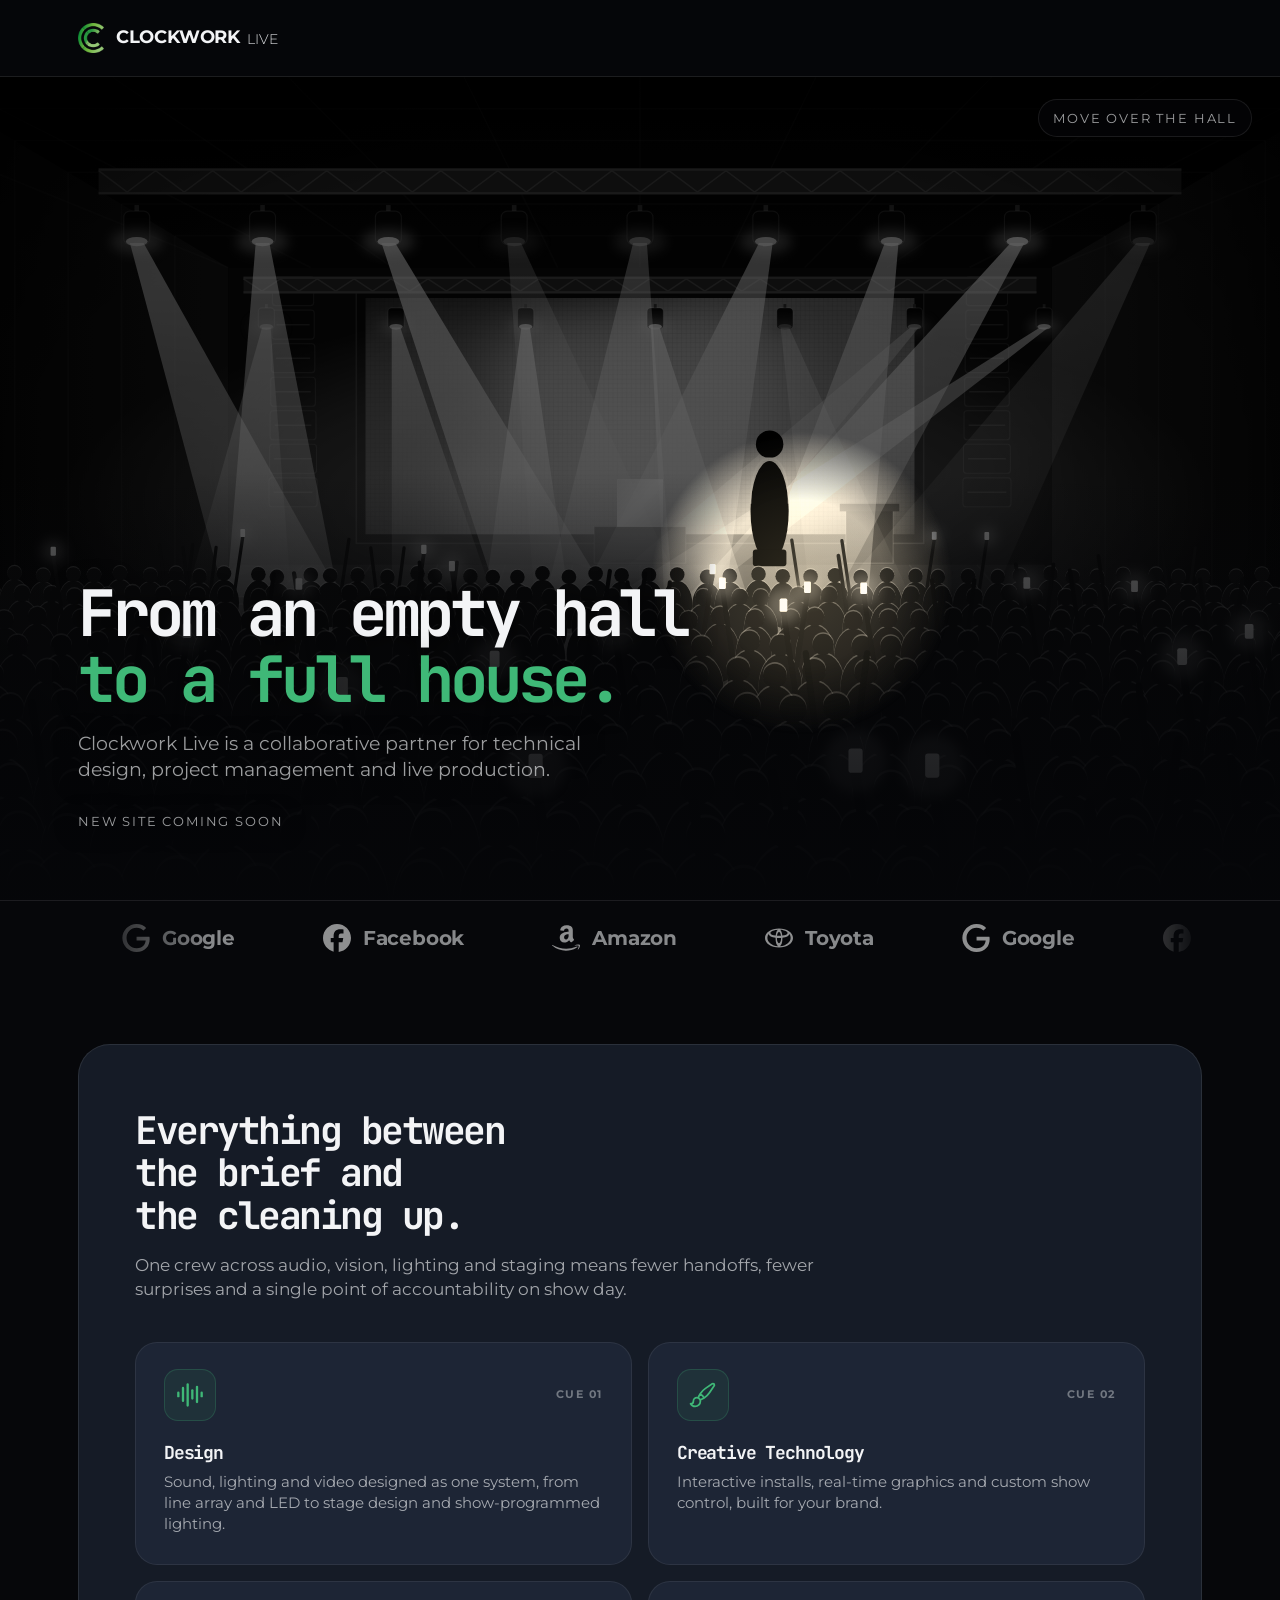
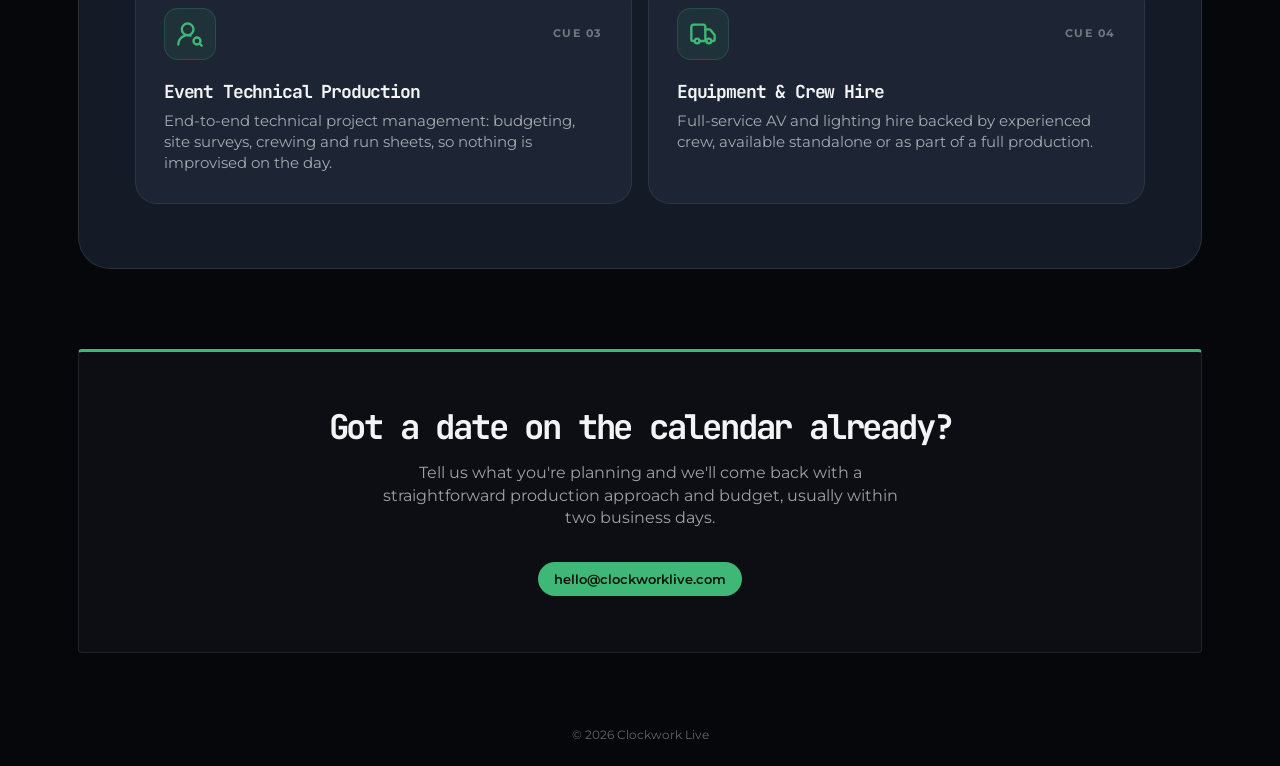
<file: index.html>
<!doctype html>
<html lang="en">
<head>
<meta charset="utf-8" />
<meta name="viewport" content="width=device-width, initial-scale=1" />
<title>Clockwork Live | Coming soon</title>
<meta name="description" content="Clockwork Live is a collaborative partner for technical design, project management and live production. Our new site is on the way." />
<link rel="preconnect" href="https://fonts.googleapis.com">
<link rel="preconnect" href="https://fonts.gstatic.com" crossorigin>
<link href="https://fonts.googleapis.com/css2?family=Montserrat:wght@300;400;500;600;700;800&family=JetBrains+Mono:wght@600;700;800&display=swap" rel="stylesheet">
<link rel="icon" type="image/png" href="assets/favicon.png">
<link rel="stylesheet" href="css/style.css">
<link rel="stylesheet" href="css/intro.css">
<script>(function(){try{var d=document.documentElement,r=matchMedia('(prefers-reduced-motion: reduce)').matches;if(r)return;var n=performance.getEntriesByType('navigation')[0],t=n&&n.type,i=false;try{i=!!document.referrer&&new URL(document.referrer).host===location.host}catch(e){}if(t==='reload'||!i||/[?&]intro/.test(location.search))d.classList.add('intro-on')}catch(e){}})()</script>
<style>
  .reveal {
    --x: 50%; --y: 50%; --r: 0px;
    position: relative;
    height: calc(100vh - 76px);
    height: calc(100dvh - 76px);
    min-height: 560px;
    padding: 0;
    overflow: hidden;
    background: #05060a;
    border-bottom: 1px solid var(--line);
    touch-action: pan-y;
  }
  .reveal .layer {
    position: absolute; inset: 0;
    width: 100%; height: 100%;
    object-fit: cover;
    object-position: 50% 62%;
    display: block;
    user-select: none; -webkit-user-drag: none;
    pointer-events: none;
  }
  .reveal .layer.base { filter: grayscale(1) contrast(1.05) brightness(0.4); }
  .reveal .layer.top {
    filter: grayscale(1) sepia(0.35) brightness(1.15);
    -webkit-mask-image: radial-gradient(circle var(--r) at var(--x) var(--y), #000 55%, transparent 100%);
    mask-image: radial-gradient(circle var(--r) at var(--x) var(--y), #000 55%, transparent 100%);
  }
  .reveal .ring {
    position: absolute; left: 0; top: 0;
    width: calc(var(--r) * 2); height: calc(var(--r) * 2);
    transform: translate(calc(var(--x) - var(--r)), calc(var(--y) - var(--r)));
    border-radius: 50%;
    background: radial-gradient(circle, rgba(255,226,160,0.16), rgba(255,226,160,0) 70%);
    pointer-events: none;
    opacity: 0;
  }
  .reveal.on .ring { opacity: 1; }
  .reveal .scrim {
    position: absolute; inset: 0;
    background: linear-gradient(0deg, rgba(6,7,10,0.88) 0%, rgba(6,7,10,0.55) 28%, rgba(6,7,10,0) 52%);
    pointer-events: none;
  }
  .reveal .copy {
    position: absolute; left: 0; right: 0; bottom: 0;
    padding-bottom: 56px;
    pointer-events: none;
  }
  .reveal .copy { text-shadow: 0 2px 28px rgba(0,0,0,0.7); }
  .reveal .copy h1 { font-size: clamp(34px, 5vw, 66px); line-height: 1.04; max-width: 820px; margin-bottom: 18px; }
  @media (max-width: 700px) { .reveal .copy h1 { font-size: min(32px, 7.6vw); } }
  .reveal .copy .lead { font-size: clamp(16px, 1.5vw, 19px); color: var(--text-dim); max-width: 540px; margin: 0 0 28px; }
  .reveal .copy .hero-actions { pointer-events: auto; }
  .reveal .hint {
    position: absolute; top: 22px; right: 28px;
    font-size: 13px; letter-spacing: 0.14em; text-transform: uppercase;
    color: var(--text-dim);
    padding: 9px 14px; border: 1px solid var(--line); border-radius: 999px;
    background: rgba(6,7,10,0.55); backdrop-filter: blur(6px);
    pointer-events: none;
    transition: opacity .4s ease;
  }
  .reveal.touched .hint { opacity: 0; }
  .sr-only { position: absolute; width: 1px; height: 1px; overflow: hidden; clip: rect(0 0 0 0); white-space: nowrap; }
  @media (max-width: 700px) { .reveal .hint { top: 14px; right: 14px; font-size: 11px; } .reveal .copy { padding-bottom: 68px; } }

  .holding-note { font-size: 13px; letter-spacing: 0.14em; text-transform: uppercase; color: var(--text-dim); margin: 0 0 14px; }
  .holding-foot { padding: 18px 0 22px; text-align: center; font-size: 12px; color: var(--text-faint); }
  .site-nav .brand { cursor: default; }
</style>
</head>
<body>

  <nav class="site-nav">
    <div class="wrap">
      <span class="brand">
        <img class="brand-mark" src="assets/logo-mark.png" alt="" width="26" height="30" />
        CLOCKWORK<span class="live">LIVE</span>
      </span>
    </div>
  </nav>

  <section class="reveal" id="reveal" aria-label="Empty hall that fills with a crowd where you point">
    <img class="layer base" src="assets/hall-full.svg" alt="" />
    <div class="scrim"></div>
    <img class="layer top" src="assets/hall-full.svg" alt="" />
    <div class="ring" id="ring"></div>
    <div class="hint">Move over the hall</div>
    <div class="intro-dark" aria-hidden="true"></div>
    <div class="intro-count" aria-hidden="true"><b class="time"></b></div>
    <div class="intro-mark" aria-hidden="true"><img src="assets/intro-mark.png" alt="" width="311" height="364" /></div>
    <div class="intro-beams" aria-hidden="true"><i class="flare"></i><i class="beam b1"></i><i class="beam b2"></i></div>
    <div class="copy">
      <div class="wrap">
        <h1>From an empty hall <span class="accent">to a full house.</span></h1>
        <p class="lead">Clockwork Live is a collaborative partner for technical design, project management and live production.</p>
        <p class="holding-note">New site coming soon</p>
      </div>
    </div>
    <p class="sr-only">Decorative image pair. The empty hall is the default view. Pointing at it reveals the same hall full of people.</p>
  </section>

  <section class="logos-band" aria-label="Brands our crew has worked with">
    <div class="wrap">
      <p class="logos-label">Experience on productions for</p>
      <div class="logos-marquee"><ul class="logos-track"><li><img src="assets/logos/google.svg" alt="" width="28" height="28" /><span>Google</span></li><li><img src="assets/logos/facebook.svg" alt="" width="28" height="28" /><span>Facebook</span></li><li><img src="assets/logos/amazon.svg" alt="" width="28" height="28" /><span>Amazon</span></li><li><img src="assets/logos/toyota.svg" alt="" width="28" height="28" /><span>Toyota</span></li><li><img src="assets/logos/google.svg" alt="" width="28" height="28" /><span>Google</span></li><li><img src="assets/logos/facebook.svg" alt="" width="28" height="28" /><span>Facebook</span></li><li><img src="assets/logos/amazon.svg" alt="" width="28" height="28" /><span>Amazon</span></li><li><img src="assets/logos/toyota.svg" alt="" width="28" height="28" /><span>Toyota</span></li><li><img src="assets/logos/google.svg" alt="" width="28" height="28" /><span>Google</span></li><li><img src="assets/logos/facebook.svg" alt="" width="28" height="28" /><span>Facebook</span></li><li><img src="assets/logos/amazon.svg" alt="" width="28" height="28" /><span>Amazon</span></li><li><img src="assets/logos/toyota.svg" alt="" width="28" height="28" /><span>Toyota</span></li><li><img src="assets/logos/google.svg" alt="" width="28" height="28" /><span>Google</span></li><li><img src="assets/logos/facebook.svg" alt="" width="28" height="28" /><span>Facebook</span></li><li><img src="assets/logos/amazon.svg" alt="" width="28" height="28" /><span>Amazon</span></li><li><img src="assets/logos/toyota.svg" alt="" width="28" height="28" /><span>Toyota</span></li></ul></div>
    </div>
  </section>

  <section class="panel-section">
    <div class="wrap">
      <div class="panel">
        <div class="section-head">
          <h2>Everything between<br>the brief and<br>the cleaning up.</h2>
          <p>One crew across audio, vision, lighting and staging means fewer handoffs, fewer surprises and a single point of accountability on show day.</p>
        </div>
        <div class="cue-grid">
        <div class="cue-card">
          <div class="cue-top"><span class="cue-icon"><svg class="ic ic-audio" viewBox="0 0 24 24" fill="none" stroke="currentColor" stroke-width="2" stroke-linecap="round" stroke-linejoin="round" aria-hidden="true"><path d="M2 10v3"/><path d="M6 6v11"/><path d="M10 3v18"/><path d="M14 8v7"/><path d="M18 5v13"/><path d="M22 10v3"/></svg></span><span class="cue-tag">Cue 01</span></div>
          <h3>Design</h3>
          <p>Sound, lighting and video designed as one system, from line array and LED to stage design and show-programmed lighting.</p>
        </div>
        <div class="cue-card">
          <div class="cue-top"><span class="cue-icon"><svg class="ic ic-brush" viewBox="0 0 24 24" fill="none" stroke="currentColor" stroke-width="1.5" stroke-linecap="round" stroke-linejoin="round" aria-hidden="true"><g class="brush-g"><path d="M9.53086 16.1224C9.08517 15.0243 8.00801 14.25 6.75 14.25C5.09315 14.25 3.75 15.5931 3.75 17.25C3.75 18.4926 2.74262 19.5 1.49998 19.5C1.44928 19.5 1.39898 19.4983 1.34912 19.495C2.12648 20.8428 3.58229 21.75 5.24998 21.75C7.72821 21.75 9.73854 19.7467 9.74993 17.2711C9.74998 17.2641 9.75 17.2571 9.75 17.25C9.75 16.8512 9.67217 16.4705 9.53086 16.1224ZM9.53086 16.1224C10.7252 15.7153 11.8612 15.1705 12.9175 14.5028M7.875 14.4769C8.2823 13.2797 8.8281 12.1411 9.49724 11.0825M12.9175 14.5028C14.798 13.3141 16.4259 11.7362 17.6806 9.85406L21.5566 4.04006C21.6827 3.85093 21.75 3.6287 21.75 3.40139C21.75 2.76549 21.2345 2.25 20.5986 2.25C20.3713 2.25 20.1491 2.31729 19.9599 2.44338L14.1459 6.31937C12.2638 7.57413 10.6859 9.20204 9.49724 11.0825M12.9175 14.5028C12.2396 12.9833 11.0167 11.7604 9.49724 11.0825"/></g></svg></span><span class="cue-tag">Cue 02</span></div>
          <h3>Creative Technology</h3>
          <p>Interactive installs, real-time graphics and custom show control, built for your brand.</p>
        </div>
        <div class="cue-card">
          <div class="cue-top"><span class="cue-icon"><svg class="ic ic-search" viewBox="0 0 24 24" fill="none" stroke="currentColor" stroke-width="2" stroke-linecap="round" stroke-linejoin="round" aria-hidden="true"><circle class="s-head" cx="10" cy="8" r="5"/><path class="s-body" d="M2 21a8 8 0 0 1 10.434-7.62"/><g class="s-glass"><circle cx="18" cy="18" r="3"/><path d="m22 22-1.9-1.9"/></g></svg></span><span class="cue-tag">Cue 03</span></div>
          <h3>Event Technical Production</h3>
          <p>End-to-end technical project management: budgeting, site surveys, crewing and run sheets, so nothing is improvised on the day.</p>
        </div>
        <div class="cue-card">
          <div class="cue-top"><span class="cue-icon"><svg class="ic ic-truck" viewBox="0 0 24 24" fill="none" stroke="currentColor" stroke-width="2" stroke-linecap="round" stroke-linejoin="round" aria-hidden="true"><path class="t-body" pathLength="1" d="M14 18V6a2 2 0 0 0-2-2H4a2 2 0 0 0-2 2v11a1 1 0 0 0 1 1h2"/><path class="t-body" pathLength="1" d="M19 18h2a1 1 0 0 0 1-1v-3.65a1 1 0 0 0-.22-.624l-3.48-4.35A1 1 0 0 0 17.52 8H14"/><path class="t-body" pathLength="1" d="M15 18H9"/><circle class="t-wheel" cx="7" cy="18" r="2"/><circle class="t-wheel" cx="17" cy="18" r="2"/></svg></span><span class="cue-tag">Cue 04</span></div>
          <h3>Equipment &amp; Crew Hire</h3>
          <p>Full-service AV and lighting hire backed by experienced crew, available standalone or as part of a full production.</p>
        </div>
        </div>
      </div>
    </div>
  </section>

  <section class="tight">
    <div class="wrap">
      <div class="cta-band">
        <h2>Got a date on the calendar already?</h2>
        <p>Tell us what you're planning and we'll come back with a straightforward production approach and budget, usually within two business days.</p>
        <div class="hero-actions">
          <a href="mailto:hello@clockworklive.com" class="btn btn-primary">hello@clockworklive.com</a>
        </div>
      </div>
    </div>
  </section>

  <div class="holding-foot">&copy; 2026 Clockwork Live</div>

  <script src="js/home.js"></script>
  <script src="js/intro.js"></script>
  <script>
  (function () {
    var root = document.getElementById('reveal');
    var reduce = window.matchMedia && matchMedia('(prefers-reduced-motion: reduce)').matches;
    var coarse = window.matchMedia && matchMedia('(hover: none)').matches;
    var x = 0, y = 0, tx = 0, ty = 0, r = 0, tr = 0;
    var demo = false, demoStart = 0, started = false;
    var floating = false, vx = 0, vy = 0, resumeTimer = null, last = 0;
    var SPEED = 26; /* px per second: slow enough to stay calm */

    if (coarse) { var hint = root.querySelector('.hint'); if (hint) hint.textContent = 'Touch the hall'; }

    function box() { return root.getBoundingClientRect(); }
    /* On touch screens the circle stays smaller and above the headline copy */
    function freeHeight() {
      var b = box(), c = root.querySelector('.copy .wrap');
      var top = c ? c.getBoundingClientRect().top - b.top : b.height;
      return Math.max(120, top - 24);
    }
    function rMax() {
      var b = box();
      if (coarse) return Math.max(50, Math.min(105, b.width * 0.27, freeHeight() / 2 - 8));
      return Math.min(225, Math.min(b.width, b.height) * 0.378);
    }
    function point(e) {
      var b = box();
      tx = e.clientX - b.left; ty = e.clientY - b.top;
      if (!started) { x = tx; y = ty; started = true; }
      demo = false; floating = false;
      clearTimeout(resumeTimer);
      tr = rMax();
      root.classList.add('on', 'touched');
    }
    function release() {
      if (coarse && !reduce) {
        clearTimeout(resumeTimer);
        resumeTimer = setTimeout(startFloat, 1400);
      } else if (!coarse) {
        tr = 0;
      }
    }
    function startFloat() {
      var b = box();
      if (!started) { x = tx = b.width * 0.5; y = ty = freeHeight() / 2; started = true; }
      var a = Math.PI / 4 + Math.floor(Math.random() * 4) * Math.PI / 2 + (Math.random() - 0.5) * 0.5; /* diagonal start so it always travels */
      vx = Math.cos(a) * SPEED; vy = Math.sin(a) * SPEED;
      tx = x; ty = y;
      floating = true; last = 0; tr = rMax();
      root.classList.add('on');
    }
    root.addEventListener('pointerenter', function (e) { if (!coarse) point(e); });
    root.addEventListener('pointermove', point);
    root.addEventListener('pointerdown', point);
    root.addEventListener('pointerup', release);
    root.addEventListener('pointerleave', release);
    root.addEventListener('pointercancel', release);

    setTimeout(function () {
      if (started) return;
      if (coarse) {
        if (reduce) {
          var b = box();
          x = tx = b.width * 0.5; y = ty = freeHeight() / 2; started = true;
          tr = rMax(); root.classList.add('on');
        } else { startFloat(); }
        return;
      }
      if (reduce) return;
      var b2 = box();
      x = tx = b2.width * 0.5; y = ty = b2.height * 0.55; started = true;
      demo = true; demoStart = performance.now(); tr = rMax();
      root.classList.add('on');
    }, 700);

    function frame(t) {
      var b = box();
      if (floating) {
        var dt = last ? Math.min(0.25, (t - last) / 1000) : 0;
        last = t;
        var rr = rMax(), pad = rr * 0.45;
        var minX = pad, maxX = b.width - pad, minY = pad, maxY = b.height - pad;
        if (coarse) { pad = rr + 6; minX = pad; maxX = b.width - pad; minY = pad + 36; maxY = Math.max(minY, freeHeight() - rr - 4); }
        var tvx = vx, tvy = vy;
        /* turn around gently at the edges instead of snapping */
        var turn = SPEED * 0.7;
        if (tx < minX) tvx = turn;
        if (tx > maxX) tvx = -turn;
        if (ty < minY) tvy = turn;
        if (ty > maxY) tvy = -turn;
        var k = Math.min(1, dt * 1.2);
        vx += (tvx - vx) * k; vy += (tvy - vy) * k;
        tx += vx * dt; ty += vy * dt + Math.sin(t / 2200) * 6 * dt;
        tr = rr;
      } else if (demo) {
        var kk = (t - demoStart) / 1000;
        tx = b.width * (0.5 + 0.2 * Math.sin(kk * 0.7));
        ty = b.height * (0.55 + 0.12 * Math.sin(kk * 1.1));
      }
      var e = reduce ? 1 : (floating ? 0.08 : 0.16);
      x += (tx - x) * e; y += (ty - y) * e; r += (tr - r) * (reduce ? 1 : 0.13);
      if (Math.abs(r) < 0.3 && tr === 0) { r = 0; root.classList.remove('on'); }
      root.style.setProperty('--x', x.toFixed(1) + 'px');
      root.style.setProperty('--y', y.toFixed(1) + 'px');
      root.style.setProperty('--r', r.toFixed(1) + 'px');
      requestAnimationFrame(frame);
    }
    requestAnimationFrame(frame);
  })();
  </script>
</body>
</html>
</file>
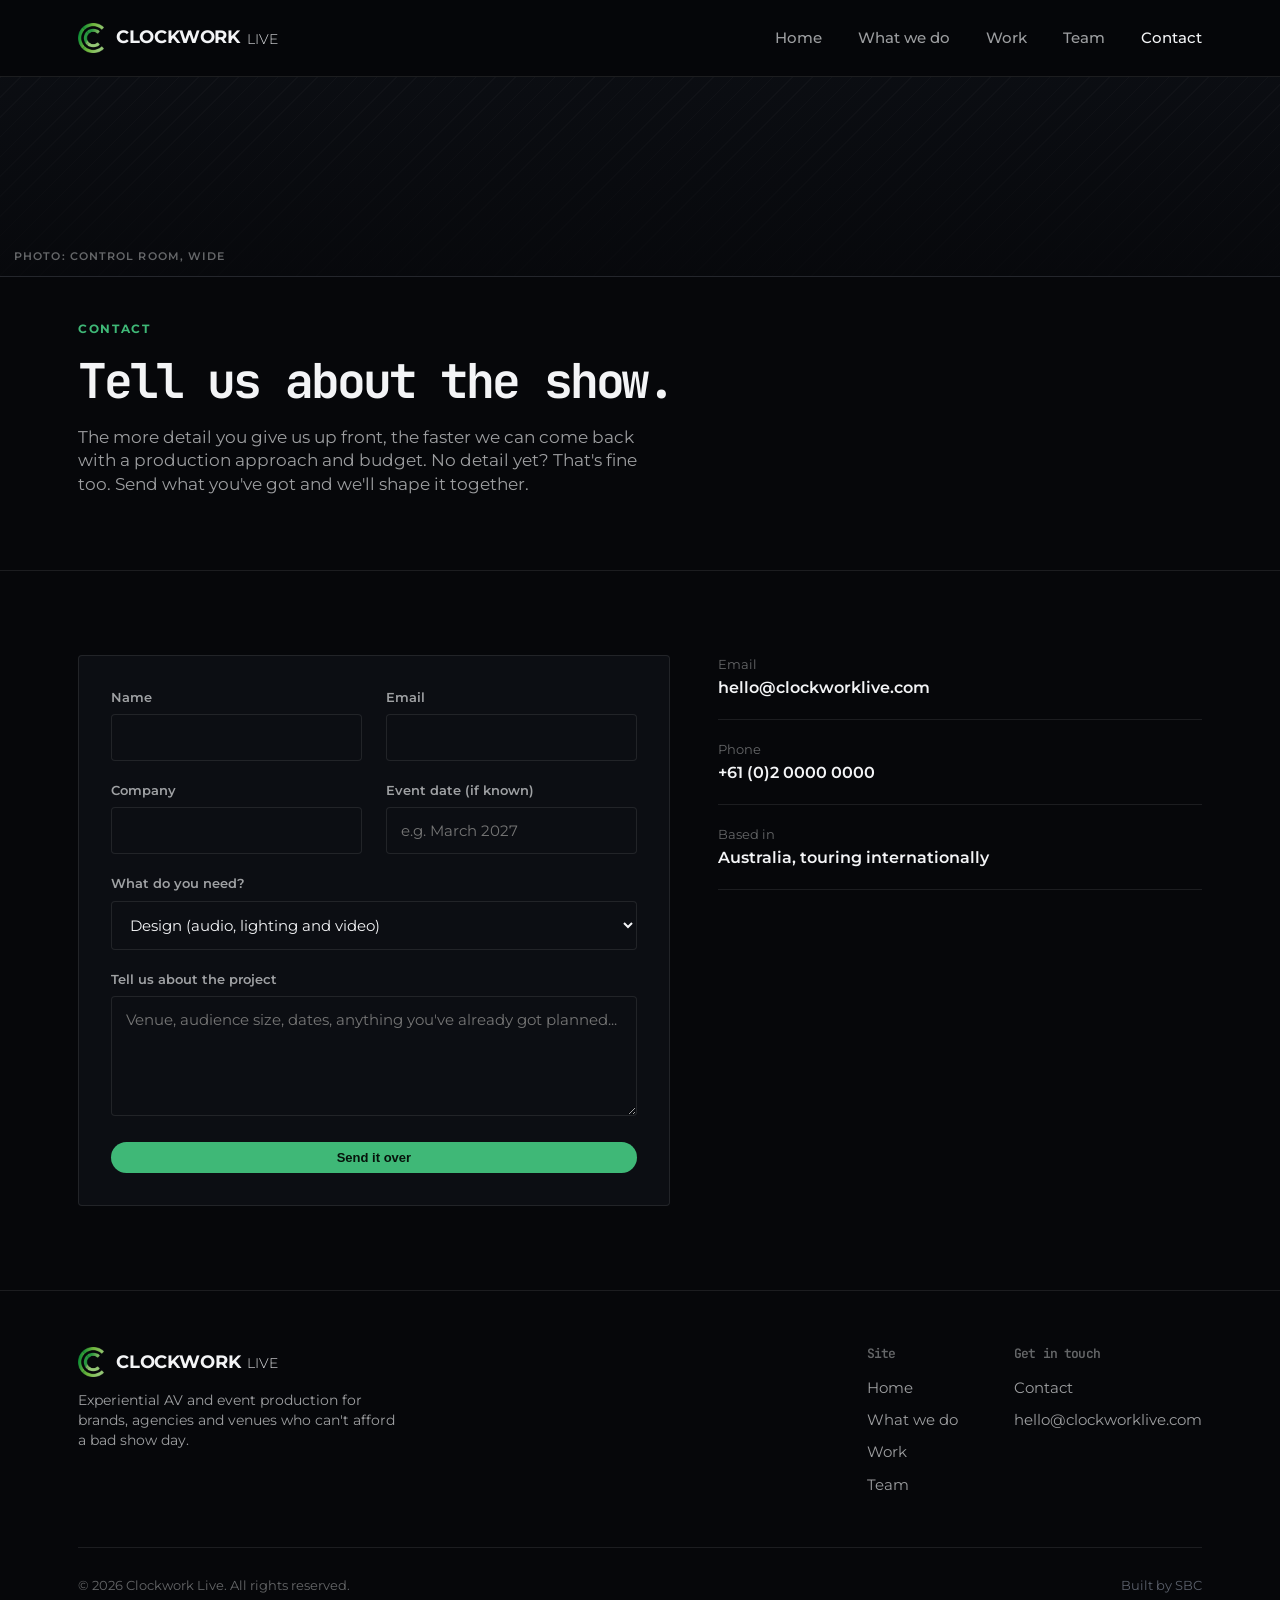
<file: contact.html>
<!doctype html>
<html lang="en">
<head>
<meta charset="utf-8" />
<meta name="viewport" content="width=device-width, initial-scale=1" />
<title>Contact | Clockwork Live</title>
<meta name="description" content="Start a conversation with Clockwork Live about your next event, launch or installation." />
<link rel="preconnect" href="https://fonts.googleapis.com">
<link rel="preconnect" href="https://fonts.gstatic.com" crossorigin>
<link href="https://fonts.googleapis.com/css2?family=Montserrat:wght@300;400;500;600;700;800&family=JetBrains+Mono:wght@600;700;800&display=swap" rel="stylesheet">
<link rel="icon" type="image/png" href="assets/favicon.png">
<link rel="stylesheet" href="css/style.css">
</head>
<body>

  <nav class="site-nav">
    <div class="wrap">
      <a href="newhome27/" class="brand"><img class="brand-mark" src="assets/logo-mark.png" alt="" width="26" height="30" />CLOCKWORK<span class="live">LIVE</span></a>
      <div class="nav-links">
        <a href="newhome27/">Home</a>
        <a href="services.html">What we do</a>
        <a href="work.html">Work</a>
        <a href="team.html">Team</a>
        <a href="contact.html" class="active">Contact</a>
      </div>
      <button class="nav-toggle" aria-label="Toggle menu">☰</button>
    </div>
  </nav>

  <figure class="photo slot page-banner"><span class="slot-label">Photo: control room, wide</span><img src="https://images.pexels.com/photos/39246336/pexels-photo-39246336.jpeg?auto=compress&amp;cs=tinysrgb&amp;w=1920" alt="Broadcast control room" loading="eager" referrerpolicy="no-referrer" onerror="this.remove()" /></figure>

  <header class="page-header">
    <div class="wrap">
      <span class="eyebrow">Contact</span>
      <h1>Tell us about the show.</h1>
      <p>The more detail you give us up front, the faster we can come back with a production approach and budget. No detail yet? That's fine too. Send what you've got and we'll shape it together.</p>
    </div>
  </header>

  <section>
    <div class="wrap">
      <div class="contact-grid">

        <form class="card" id="contactForm">
          <div class="grid grid-2">
            <div class="form-field">
              <label for="name">Name</label>
              <input type="text" id="name" name="name" required />
            </div>
            <div class="form-field">
              <label for="email">Email</label>
              <input type="email" id="email" name="email" required />
            </div>
          </div>
          <div class="grid grid-2">
            <div class="form-field">
              <label for="company">Company</label>
              <input type="text" id="company" name="company" />
            </div>
            <div class="form-field">
              <label for="date">Event date (if known)</label>
              <input type="text" id="date" name="date" placeholder="e.g. March 2027" />
            </div>
          </div>
          <div class="form-field">
            <label for="service">What do you need?</label>
            <select id="service" name="service">
              <option>Design (audio, lighting and video)</option>
              <option>Creative Technology</option>
              <option>Full Event Technical Production</option>
              <option>Equipment &amp; Crew Hire</option>
              <option>Not sure yet</option>
            </select>
          </div>
          <div class="form-field">
            <label for="message">Tell us about the project</label>
            <textarea id="message" name="message" required placeholder="Venue, audience size, dates, anything you've already got planned..."></textarea>
          </div>
          <button type="submit" class="btn btn-primary" style="width:100%;justify-content:center;">Send it over</button>
        </form>

        <div class="contact-info">
          <div class="item">
            <div>
              <div class="label">Email</div>
              <div class="value"><a href="mailto:hello@clockworklive.com">hello@clockworklive.com</a></div>
            </div>
          </div>
          <div class="item">
            <div>
              <div class="label">Phone</div>
              <div class="value">+61 (0)2 0000 0000</div>
            </div>
          </div>
          <div class="item">
            <div>
              <div class="label">Based in</div>
              <div class="value">Australia, touring internationally</div>
            </div>
          </div>
        </div>

      </div>
    </div>
  </section>

  <footer>
    <div class="wrap">
      <div class="footer-top">
        <div class="footer-brand">
          <a href="newhome27/" class="brand"><img src="assets/logo-mark.png" alt="" style="width:26px;height:auto;" />CLOCKWORK<span class="live">LIVE</span></a>
          <p>Experiential AV and event production for brands, agencies and venues who can't afford a bad show day.</p>
        </div>
        <div class="footer-cols">
          <div class="footer-col">
            <h4>Site</h4>
            <a href="newhome27/">Home</a>
            <a href="services.html">What we do</a>
            <a href="work.html">Work</a>
            <a href="team.html">Team</a>
          </div>
          <div class="footer-col">
            <h4>Get in touch</h4>
            <a href="contact.html">Contact</a>
            <a href="mailto:hello@clockworklive.com">hello@clockworklive.com</a>
          </div>
        </div>
      </div>
      <div class="footer-bottom">
        <span>© 2026 Clockwork Live. All rights reserved.</span>
        <a class="built-by" href="https://www.sbfractionalmarketing.com" target="_blank" rel="noopener">Built by SBC</a>
      </div>
    </div>
  </footer>

  <script src="js/nav.js"></script>
  <script>
    // Placeholder handler: wire this up to a form backend (Formspree, Resend, etc.)
    // or a Vercel serverless function once hosting is set up.
    document.getElementById('contactForm').addEventListener('submit', (e) => {
      e.preventDefault();
      alert('Thanks, this form isn\'t wired up to send yet. We\'ll connect it to email once the site is live.');
    });
  </script>
</body>
</html>
</file>
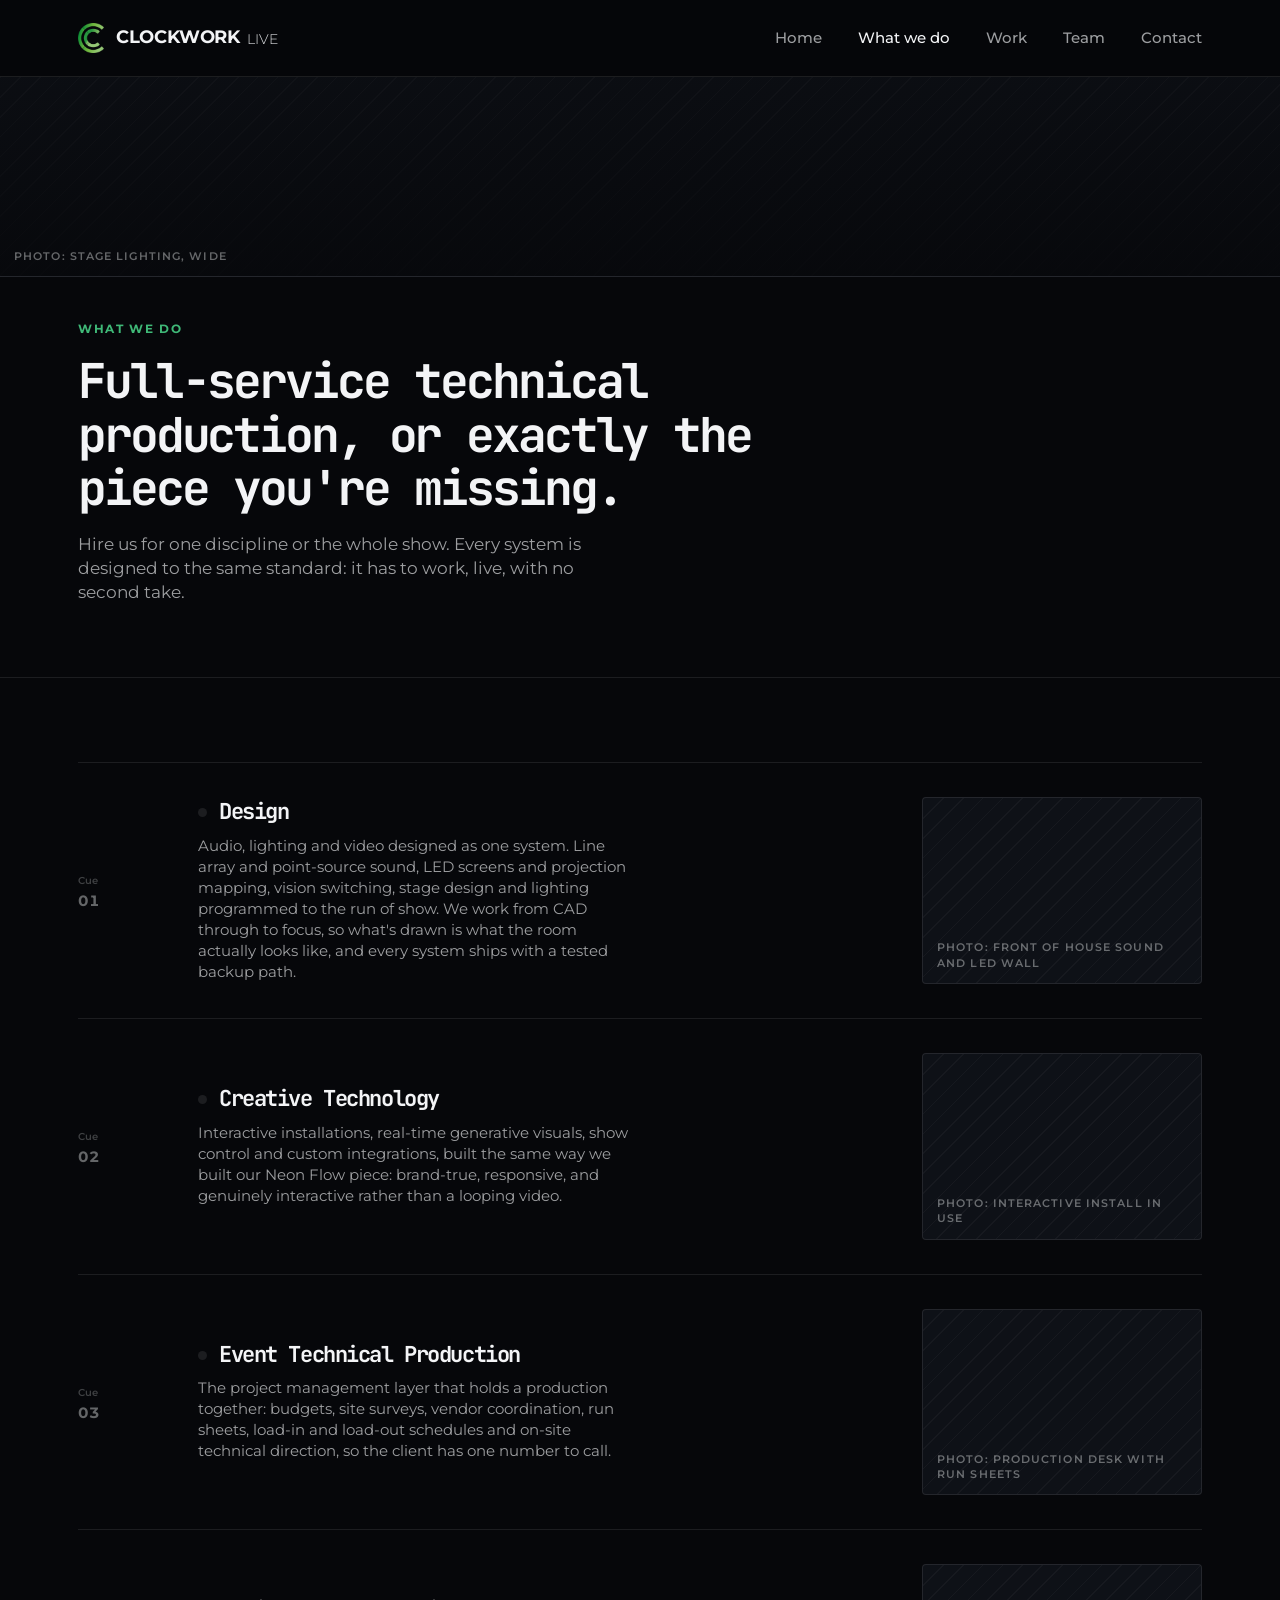
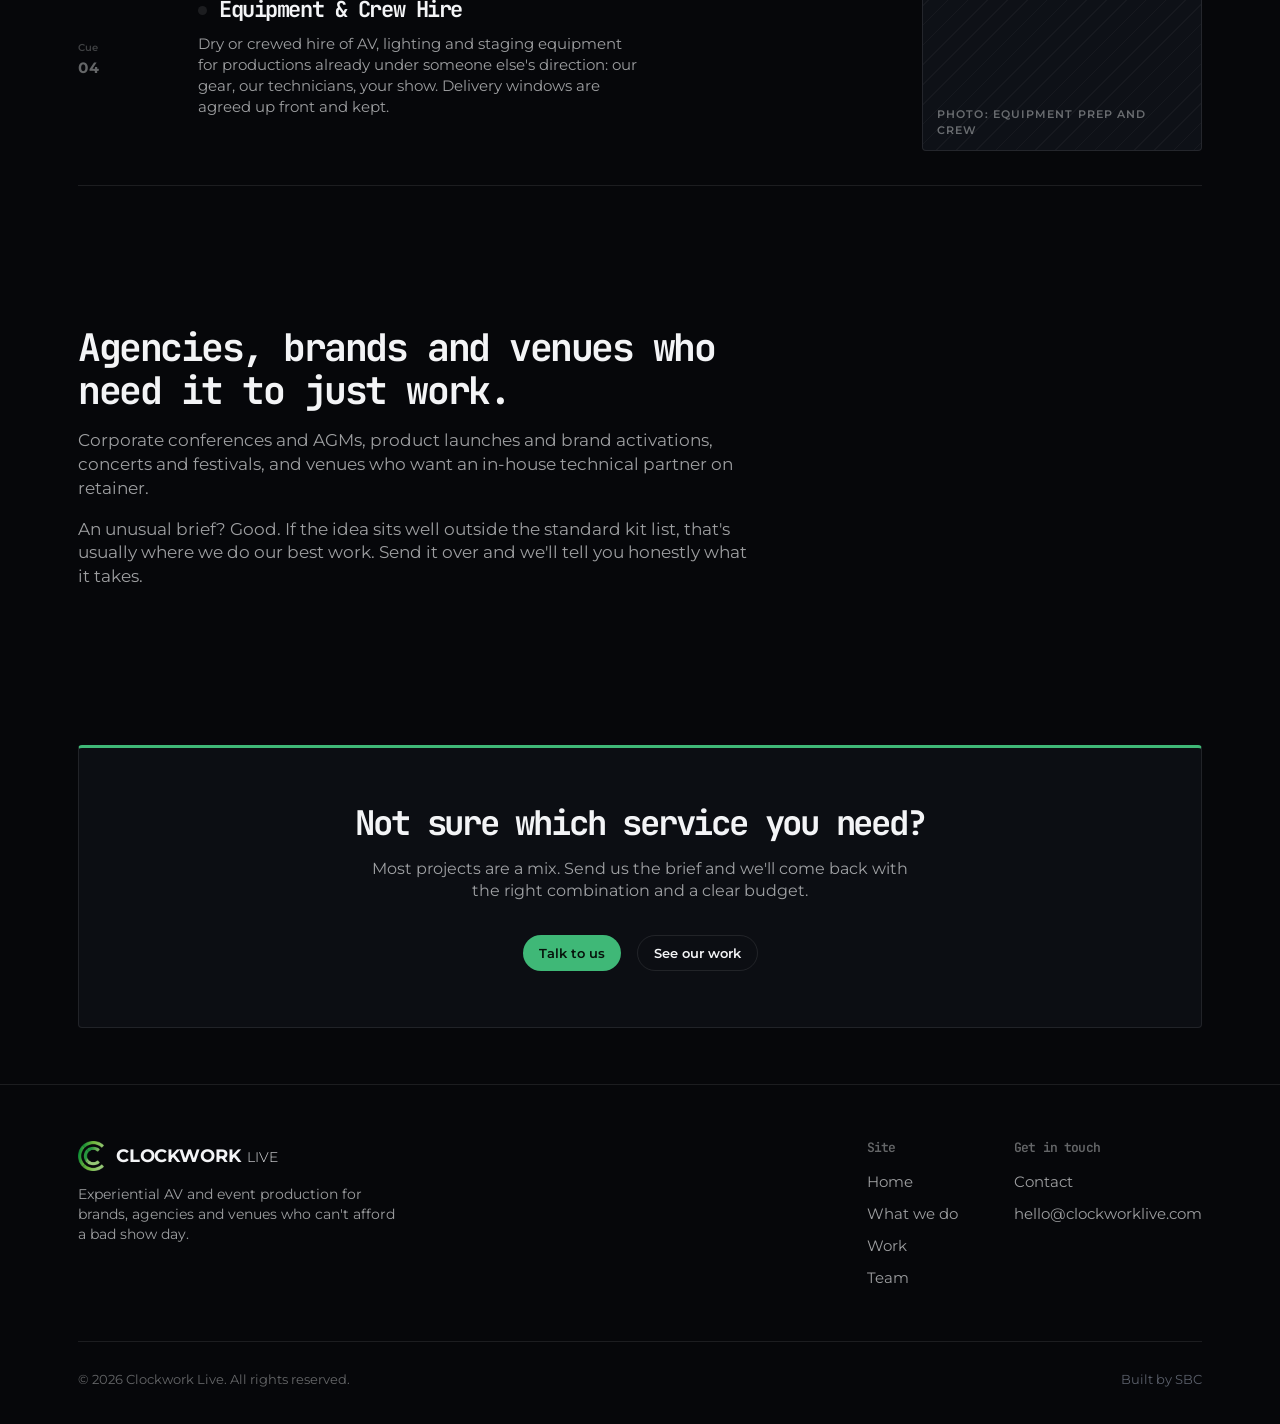
<file: services.html>
<!doctype html>
<html lang="en">
<head>
<meta charset="utf-8" />
<meta name="viewport" content="width=device-width, initial-scale=1" />
<title>What we do | Clockwork Live</title>
<meta name="description" content="Audio, lighting and video design, creative technology and full technical event production from Clockwork Live." />
<link rel="preconnect" href="https://fonts.googleapis.com">
<link rel="preconnect" href="https://fonts.gstatic.com" crossorigin>
<link href="https://fonts.googleapis.com/css2?family=Montserrat:wght@300;400;500;600;700;800&family=JetBrains+Mono:wght@600;700;800&display=swap" rel="stylesheet">
<link rel="icon" type="image/png" href="assets/favicon.png">
<link rel="stylesheet" href="css/style.css">
</head>
<body>

  <nav class="site-nav">
    <div class="wrap">
      <a href="newhome27/" class="brand"><img class="brand-mark" src="assets/logo-mark.png" alt="" width="26" height="30" />CLOCKWORK<span class="live">LIVE</span></a>
      <div class="nav-links">
        <a href="newhome27/">Home</a>
        <a href="services.html" class="active">What we do</a>
        <a href="work.html">Work</a>
        <a href="team.html">Team</a>
        <a href="contact.html">Contact</a>
      </div>
      <button class="nav-toggle" aria-label="Toggle menu">☰</button>
    </div>
  </nav>

  <figure class="photo slot page-banner"><span class="slot-label">Photo: stage lighting, wide</span><img src="https://images.pexels.com/photos/976862/pexels-photo-976862.jpeg?auto=compress&amp;cs=tinysrgb&amp;w=1920" alt="Stage lighting rig" loading="eager" referrerpolicy="no-referrer" onerror="this.remove()" /></figure>

  <header class="page-header">
    <div class="wrap">
      <span class="eyebrow">What we do</span>
      <h1>Full-service technical production, or exactly the piece you're missing.</h1>
      <p>Hire us for one discipline or the whole show. Every system is designed to the same standard: it has to work, live, with no second take.</p>
    </div>
  </header>

  <section>
    <div class="wrap">
      <div class="rundown">
        <div id="design" class="rundown-row with-photo" style="--row-color: var(--blue-2);">
          <div class="cue-num"><em>Cue</em>01</div>
          <div>
            <h3><span class="cue-light"></span>Design</h3>
            <p>Audio, lighting and video designed as one system. Line array and point-source sound, LED screens and projection mapping, vision switching, stage design and lighting programmed to the run of show. We work from CAD through to focus, so what's drawn is what the room actually looks like, and every system ships with a tested backup path.</p>
          </div>
        <figure class="photo slot r-3x2"><span class="slot-label">Photo: front of house sound and LED wall</span><img src="https://images.pexels.com/photos/34595039/pexels-photo-34595039.jpeg?auto=compress&amp;cs=tinysrgb&amp;w=900" alt="Sound engineer at a mixing desk" loading="lazy" referrerpolicy="no-referrer" onerror="this.remove()" /></figure>
        </div>
        <div id="creative-tech" class="rundown-row with-photo" style="--row-color: var(--green-2);">
          <div class="cue-num"><em>Cue</em>02</div>
          <div>
            <h3><span class="cue-light"></span>Creative Technology</h3>
            <p>Interactive installations, real-time generative visuals, show control and custom integrations, built the same way we built our Neon Flow piece: brand-true, responsive, and genuinely interactive rather than a looping video.</p>
          </div>
        <figure class="photo slot r-3x2"><span class="slot-label">Photo: interactive install in use</span><img src="https://images.pexels.com/photos/17623582/pexels-photo-17623582.jpeg?auto=compress&amp;cs=tinysrgb&amp;w=900" alt="Illuminated light art installation" loading="lazy" referrerpolicy="no-referrer" onerror="this.remove()" /></figure>
        </div>
        <div id="technical-production" class="rundown-row with-photo" style="--row-color: var(--orange-2);">
          <div class="cue-num"><em>Cue</em>03</div>
          <div>
            <h3><span class="cue-light"></span>Event Technical Production</h3>
            <p>The project management layer that holds a production together: budgets, site surveys, vendor coordination, run sheets, load-in and load-out schedules and on-site technical direction, so the client has one number to call.</p>
          </div>
        <figure class="photo slot r-3x2"><span class="slot-label">Photo: production desk with run sheets</span><img src="https://images.pexels.com/photos/7504869/pexels-photo-7504869.jpeg?auto=compress&amp;cs=tinysrgb&amp;w=900" alt="Technician with headset at a laptop" loading="lazy" referrerpolicy="no-referrer" onerror="this.remove()" /></figure>
        </div>
        <div id="hire" class="rundown-row with-photo" style="--row-color: var(--green-2);">
          <div class="cue-num"><em>Cue</em>04</div>
          <div>
            <h3><span class="cue-light"></span>Equipment &amp; Crew Hire</h3>
            <p>Dry or crewed hire of AV, lighting and staging equipment for productions already under someone else's direction: our gear, our technicians, your show. Delivery windows are agreed up front and kept.</p>
          </div>
        <figure class="photo slot r-3x2"><span class="slot-label">Photo: equipment prep and crew</span><img src="https://images.pexels.com/photos/2897776/pexels-photo-2897776.jpeg?auto=compress&amp;cs=tinysrgb&amp;w=900" alt="Concert stage setup" loading="lazy" referrerpolicy="no-referrer" onerror="this.remove()" /></figure>
        </div>
      </div>
    </div>
  </section>

  <section class="tight">
    <div class="wrap">
      <div class="section-head">
        <h2>Agencies, brands and venues who need it to just work.</h2>
        <p>Corporate conferences and AGMs, product launches and brand activations, concerts and festivals, and venues who want an in-house technical partner on retainer.</p>
        <p>An unusual brief? Good. If the idea sits well outside the standard kit list, that's usually where we do our best work. Send it over and we'll tell you honestly what it takes.</p>
      </div>
    </div>
  </section>

  <section class="tight">
    <div class="wrap">
      <div class="cta-band">
        <h2>Not sure which service you need?</h2>
        <p>Most projects are a mix. Send us the brief and we'll come back with the right combination and a clear budget.</p>
        <div class="hero-actions">
          <a href="contact.html" class="btn btn-primary">Talk to us</a>
          <a href="work.html" class="btn btn-ghost">See our work</a>
        </div>
      </div>
    </div>
  </section>

  <footer>
    <div class="wrap">
      <div class="footer-top">
        <div class="footer-brand">
          <a href="newhome27/" class="brand"><img src="assets/logo-mark.png" alt="" style="width:26px;height:auto;" />CLOCKWORK<span class="live">LIVE</span></a>
          <p>Experiential AV and event production for brands, agencies and venues who can't afford a bad show day.</p>
        </div>
        <div class="footer-cols">
          <div class="footer-col">
            <h4>Site</h4>
            <a href="newhome27/">Home</a>
            <a href="services.html">What we do</a>
            <a href="work.html">Work</a>
            <a href="team.html">Team</a>
          </div>
          <div class="footer-col">
            <h4>Get in touch</h4>
            <a href="contact.html">Contact</a>
            <a href="mailto:hello@clockworklive.com">hello@clockworklive.com</a>
          </div>
        </div>
      </div>
      <div class="footer-bottom">
        <span>© 2026 Clockwork Live. All rights reserved.</span>
        <a class="built-by" href="https://www.sbfractionalmarketing.com" target="_blank" rel="noopener">Built by SBC</a>
      </div>
    </div>
  </footer>

  <script src="js/nav.js"></script>
</body>
</html>
</file>
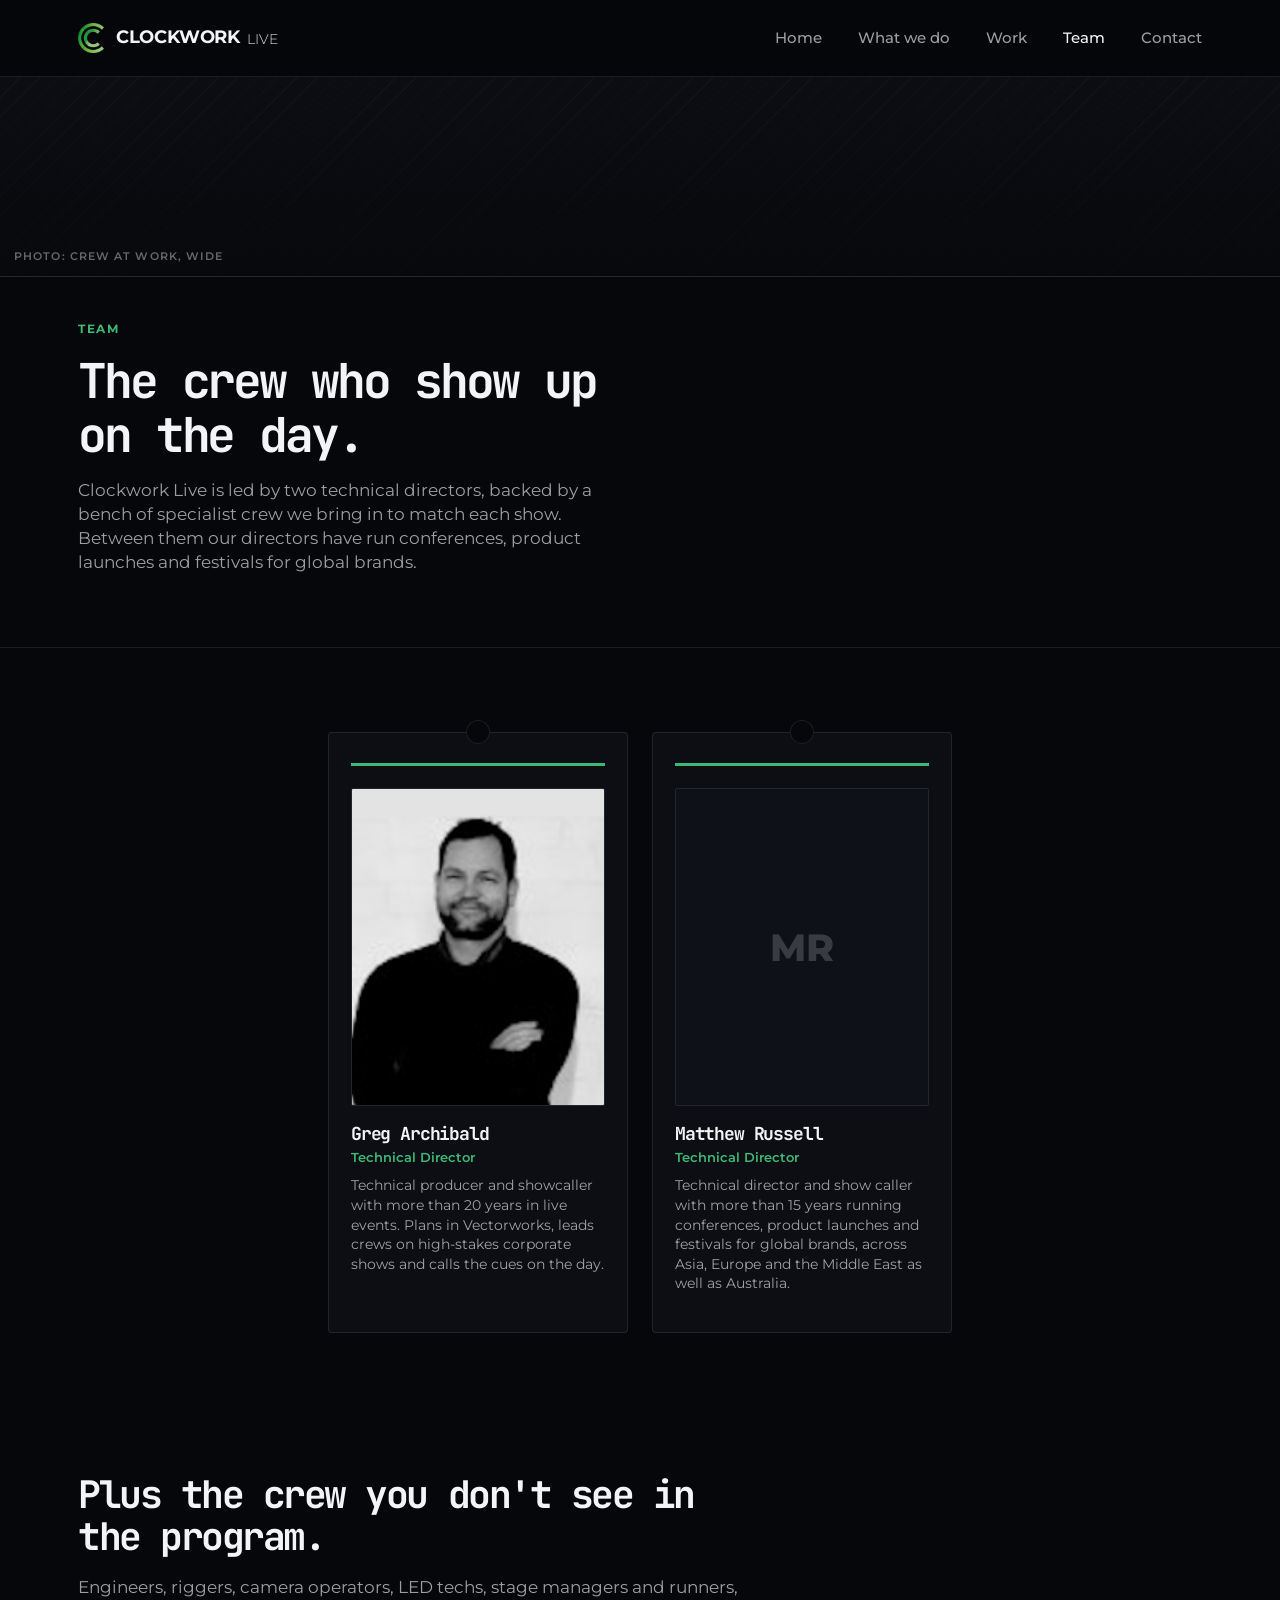
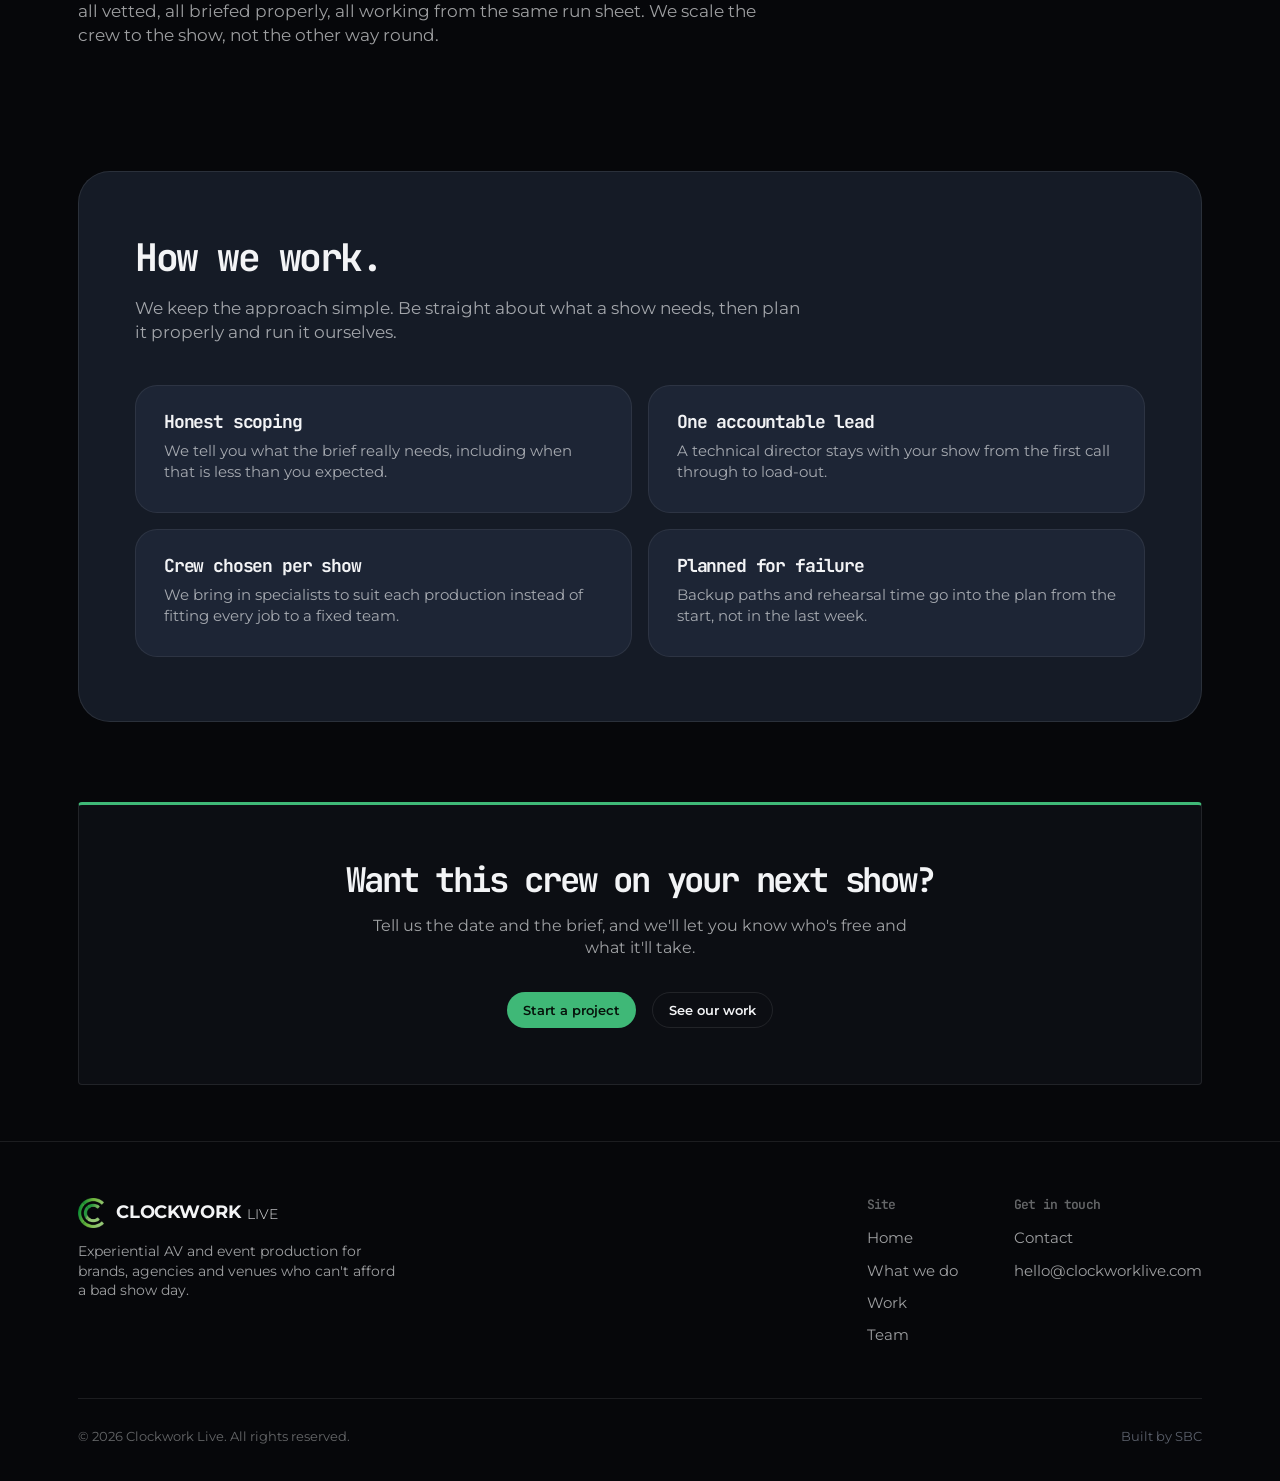
<file: team.html>
<!doctype html>
<html lang="en">
<head>
<meta charset="utf-8" />
<meta name="viewport" content="width=device-width, initial-scale=1" />
<title>Team | Clockwork Live</title>
<meta name="description" content="The crew behind Clockwork Live's live production, lighting, AV and creative technology work." />
<link rel="preconnect" href="https://fonts.googleapis.com">
<link rel="preconnect" href="https://fonts.gstatic.com" crossorigin>
<link href="https://fonts.googleapis.com/css2?family=Montserrat:wght@300;400;500;600;700;800&family=JetBrains+Mono:wght@600;700;800&display=swap" rel="stylesheet">
<link rel="icon" type="image/png" href="assets/favicon.png">
<link rel="stylesheet" href="css/style.css">
</head>
<body>

  <nav class="site-nav">
    <div class="wrap">
      <a href="newhome27/" class="brand"><img class="brand-mark" src="assets/logo-mark.png" alt="" width="26" height="30" />CLOCKWORK<span class="live">LIVE</span></a>
      <div class="nav-links">
        <a href="newhome27/">Home</a>
        <a href="services.html">What we do</a>
        <a href="work.html">Work</a>
        <a href="team.html" class="active">Team</a>
        <a href="contact.html">Contact</a>
      </div>
      <button class="nav-toggle" aria-label="Toggle menu">☰</button>
    </div>
  </nav>

  <figure class="photo slot page-banner"><span class="slot-label">Photo: crew at work, wide</span><img src="https://images.pexels.com/photos/34595039/pexels-photo-34595039.jpeg?auto=compress&amp;cs=tinysrgb&amp;w=1920" alt="Sound engineer at a mixing desk" loading="eager" referrerpolicy="no-referrer" onerror="this.remove()" /></figure>

  <header class="page-header">
    <div class="wrap">
      <span class="eyebrow">Team</span>
      <h1>The crew who show up<br>on the day.</h1>
      <p>Clockwork Live is led by two technical directors, backed by a bench of specialist crew we bring in to match each show. Between them our directors have run conferences, product launches and festivals for global brands.</p>
    </div>
  </header>

  <section>
    <div class="wrap">
      <div class="grid grid-duo">
        <div class="pass-card">
          <div class="pass-hole"></div>
          <div class="pass-band"></div>
          <div class="pass-photo">GA<img src="assets/team/greg.png" alt="Greg Archibald" width="200" height="200" loading="lazy" referrerpolicy="no-referrer" onerror="this.remove()" /></div>
          <h3>Greg Archibald</h3>
          <span class="role">Technical Director</span>
          <p>Technical producer and showcaller with more than 20 years in live events. Plans in Vectorworks, leads crews on high-stakes corporate shows and calls the cues on the day.</p>
        </div>
        <div class="pass-card">
          <div class="pass-hole"></div>
          <div class="pass-band"></div>
          <div class="pass-photo">MR<img src="https://media.licdn.com/dms/image/v2/D5603AQHfp2FUS5s0ZQ/profile-displayphoto-scale_200_200/B56Z3NMDCyKIAY-/0/1777263987413?e=2147483647&amp;v=beta&amp;t=nudxo_7hWofyPXJGvu0S4CYSrjiCXUwBhqH2uZNlOCg" alt="Matthew Russell" width="200" height="200" loading="lazy" referrerpolicy="no-referrer" onerror="this.remove()" /></div>
          <h3>Matthew Russell</h3>
          <span class="role">Technical Director</span>
          <p>Technical director and show caller with more than 15 years running conferences, product launches and festivals for global brands, across Asia, Europe and the Middle East as well as Australia.</p>
        </div>
      </div>
    </div>
  </section>

  <section class="tight">
    <div class="wrap">
      <div class="section-head">
        <h2>Plus the crew you don't see in the program.</h2>
        <p>Engineers, riggers, camera operators, LED techs, stage managers and runners, all vetted, all briefed properly, all working from the same run sheet. We scale the crew to the show, not the other way round.</p>
      </div>
    </div>
  </section>

  <section class="panel-section">
    <div class="wrap">
      <div class="panel">
        <div class="section-head">
          <h2>How we work.</h2>
          <p>We keep the approach simple. Be straight about what a show needs, then plan it properly and run it ourselves.</p>
        </div>
        <div class="cue-grid">
          <article class="cue-card"><h3>Honest scoping</h3><p>We tell you what the brief really needs, including when that is less than you expected.</p></article>
          <article class="cue-card"><h3>One accountable lead</h3><p>A technical director stays with your show from the first call through to load-out.</p></article>
          <article class="cue-card"><h3>Crew chosen per show</h3><p>We bring in specialists to suit each production instead of fitting every job to a fixed team.</p></article>
          <article class="cue-card"><h3>Planned for failure</h3><p>Backup paths and rehearsal time go into the plan from the start, not in the last week.</p></article>
        </div>
      </div>
    </div>
  </section>

  <section class="tight">
    <div class="wrap">
      <div class="cta-band">
        <h2>Want this crew on your next show?</h2>
        <p>Tell us the date and the brief, and we'll let you know who's free and what it'll take.</p>
        <div class="hero-actions">
          <a href="contact.html" class="btn btn-primary">Start a project</a>
          <a href="work.html" class="btn btn-ghost">See our work</a>
        </div>
      </div>
    </div>
  </section>

  <footer>
    <div class="wrap">
      <div class="footer-top">
        <div class="footer-brand">
          <a href="newhome27/" class="brand"><img src="assets/logo-mark.png" alt="" style="width:26px;height:auto;" />CLOCKWORK<span class="live">LIVE</span></a>
          <p>Experiential AV and event production for brands, agencies and venues who can't afford a bad show day.</p>
        </div>
        <div class="footer-cols">
          <div class="footer-col">
            <h4>Site</h4>
            <a href="newhome27/">Home</a>
            <a href="services.html">What we do</a>
            <a href="work.html">Work</a>
            <a href="team.html">Team</a>
          </div>
          <div class="footer-col">
            <h4>Get in touch</h4>
            <a href="contact.html">Contact</a>
            <a href="mailto:hello@clockworklive.com">hello@clockworklive.com</a>
          </div>
        </div>
      </div>
      <div class="footer-bottom">
        <span>© 2026 Clockwork Live. All rights reserved.</span>
        <a class="built-by" href="https://www.sbfractionalmarketing.com" target="_blank" rel="noopener">Built by SBC</a>
      </div>
    </div>
  </footer>

  <script src="js/nav.js"></script>
</body>
</html>
</file>
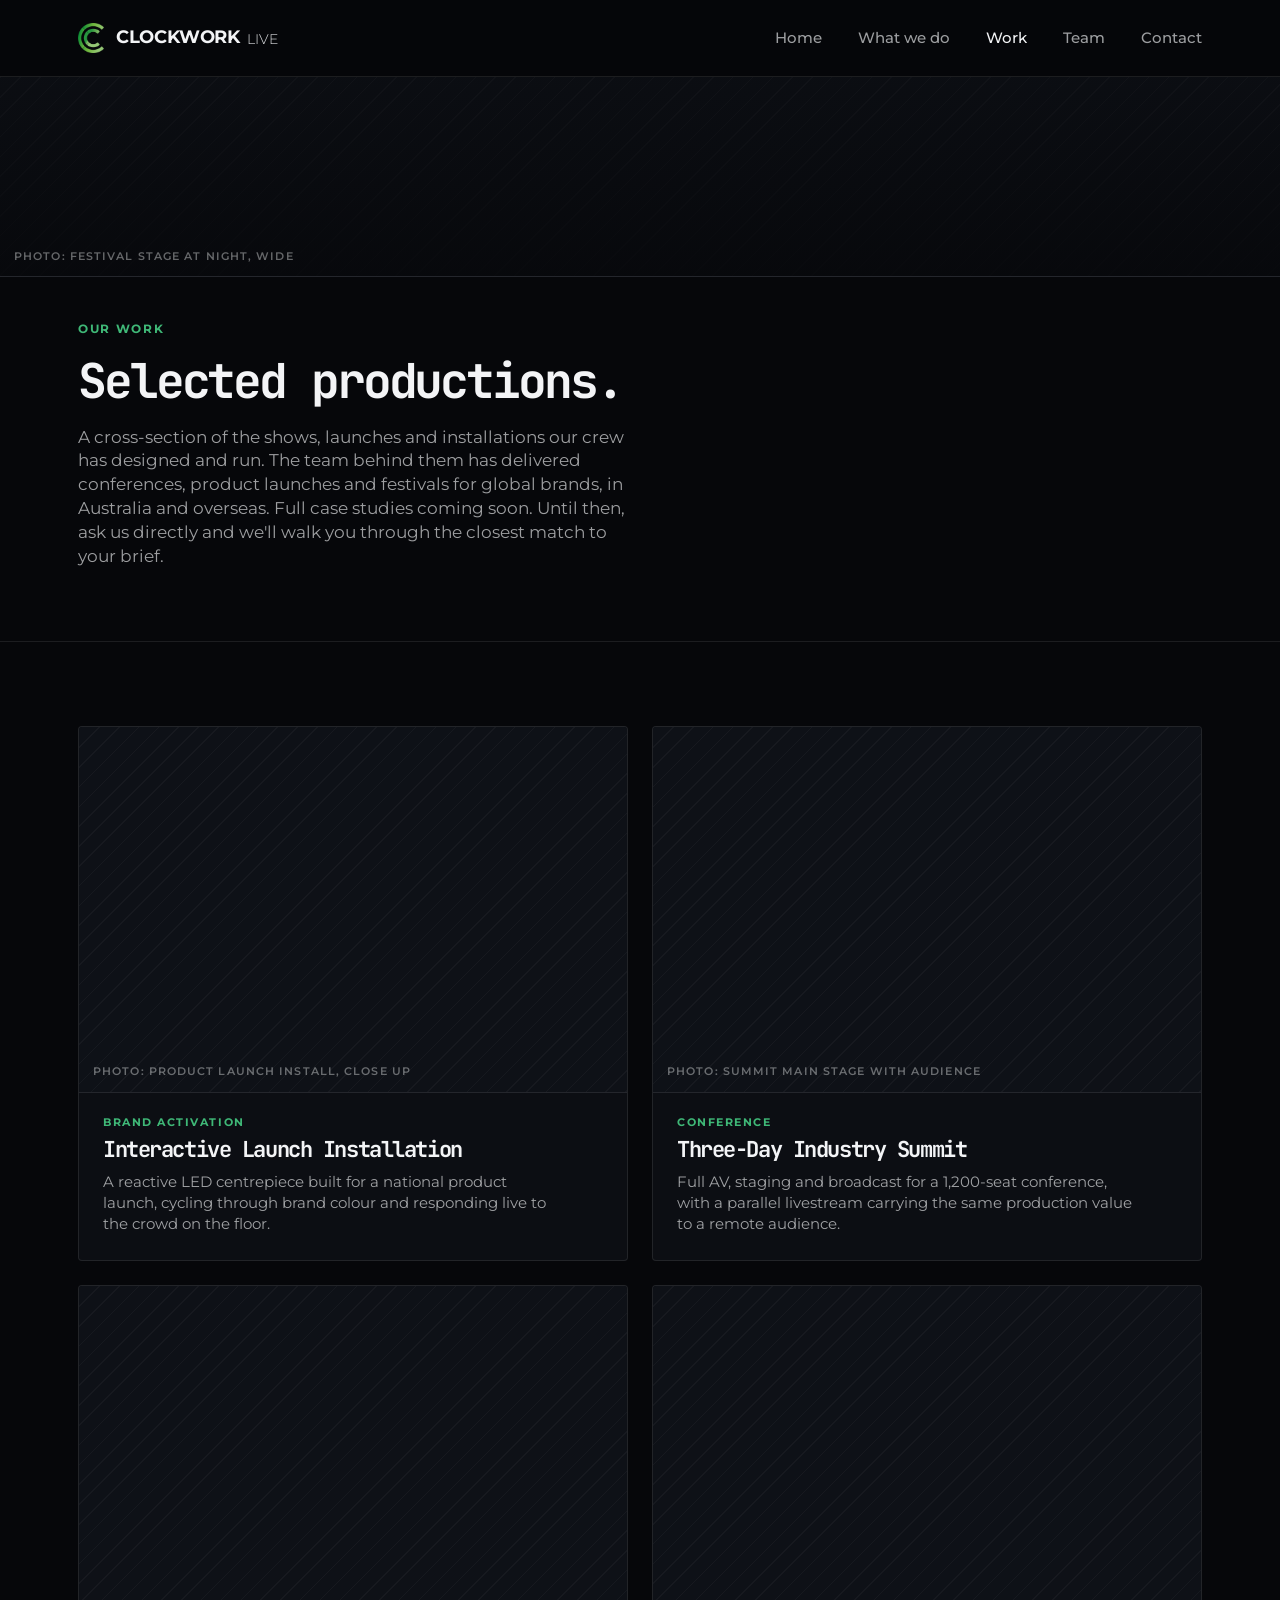
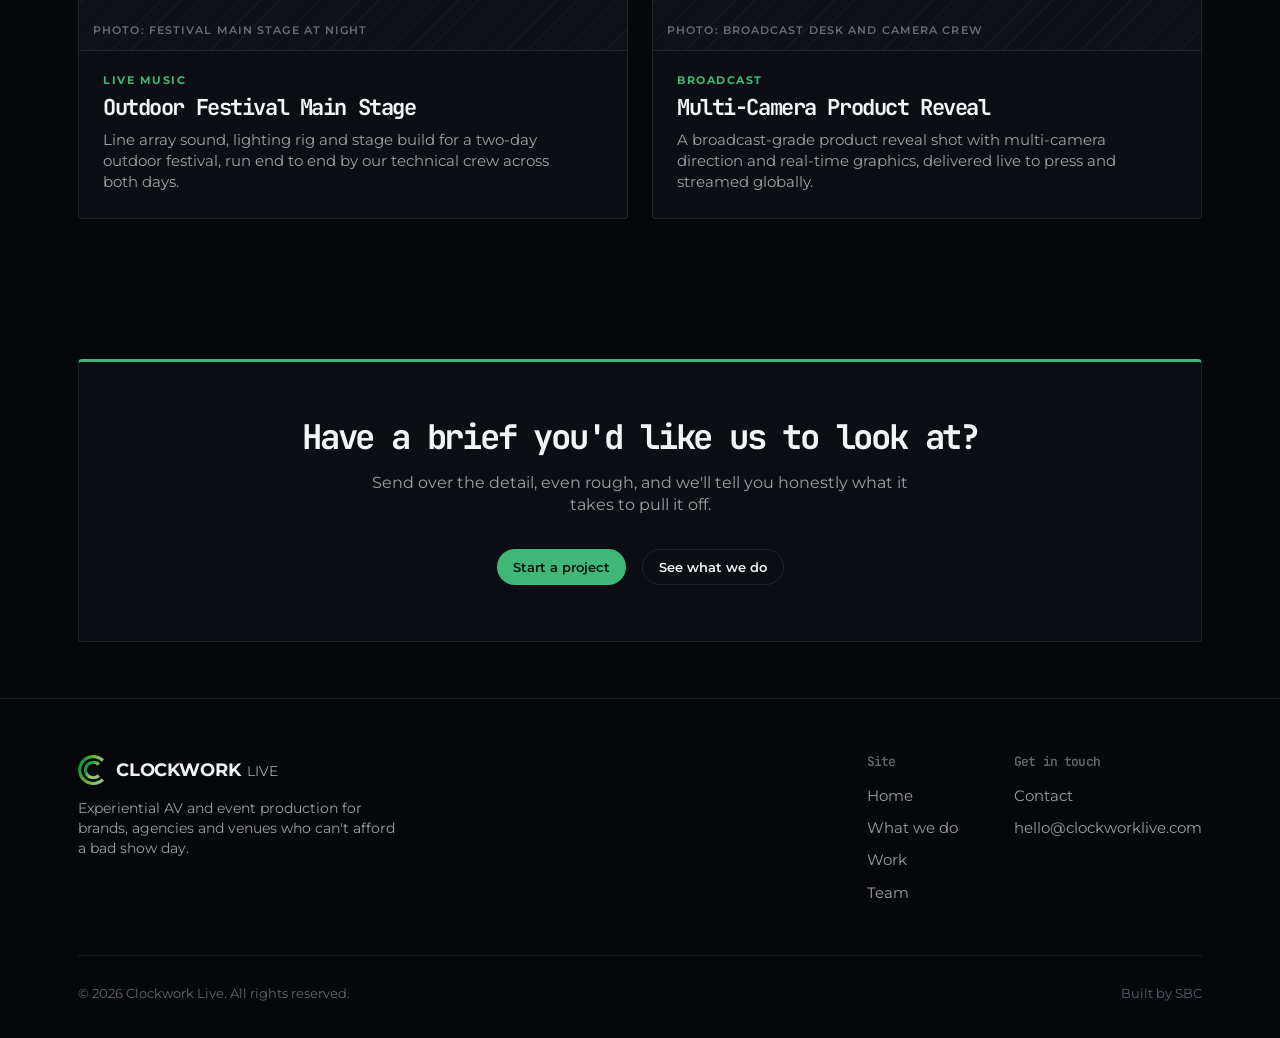
<file: work.html>
<!doctype html>
<html lang="en">
<head>
<meta charset="utf-8" />
<meta name="viewport" content="width=device-width, initial-scale=1" />
<title>Work | Clockwork Live</title>
<meta name="description" content="A selection of live production work from Clockwork Live, across conferences, brand activations, concerts and broadcast." />
<link rel="preconnect" href="https://fonts.googleapis.com">
<link rel="preconnect" href="https://fonts.gstatic.com" crossorigin>
<link href="https://fonts.googleapis.com/css2?family=Montserrat:wght@300;400;500;600;700;800&family=JetBrains+Mono:wght@600;700;800&display=swap" rel="stylesheet">
<link rel="icon" type="image/png" href="assets/favicon.png">
<link rel="stylesheet" href="css/style.css">
</head>
<body>

  <nav class="site-nav">
    <div class="wrap">
      <a href="newhome27/" class="brand"><img class="brand-mark" src="assets/logo-mark.png" alt="" width="26" height="30" />CLOCKWORK<span class="live">LIVE</span></a>
      <div class="nav-links">
        <a href="newhome27/">Home</a>
        <a href="services.html">What we do</a>
        <a href="work.html" class="active">Work</a>
        <a href="team.html">Team</a>
        <a href="contact.html">Contact</a>
      </div>
      <button class="nav-toggle" aria-label="Toggle menu">☰</button>
    </div>
  </nav>

  <figure class="photo slot page-banner"><span class="slot-label">Photo: festival stage at night, wide</span><img src="https://images.pexels.com/photos/25016471/pexels-photo-25016471.jpeg?auto=compress&amp;cs=tinysrgb&amp;w=1920" alt="Outdoor festival at night" loading="eager" referrerpolicy="no-referrer" onerror="this.remove()" /></figure>

  <header class="page-header">
    <div class="wrap">
      <span class="eyebrow">Our Work</span>
      <h1>Selected productions.</h1>
      <p>A cross-section of the shows, launches and installations our crew has designed and run. The team behind them has delivered conferences, product launches and festivals for global brands, in Australia and overseas. Full case studies coming soon. Until then, ask us directly and we'll walk you through the closest match to your brief.</p>
    </div>
  </header>

  <section>
    <div class="wrap">
      <div class="work-grid">
        <article class="work-card">
          <figure class="photo slot r-3x2"><span class="slot-label">Photo: product launch install, close up</span><img src="https://images.pexels.com/photos/17056964/pexels-photo-17056964.jpeg?auto=compress&amp;cs=tinysrgb&amp;w=900" alt="Event hall with a large projection screen" loading="lazy" referrerpolicy="no-referrer" onerror="this.remove()" /></figure>
          <div class="work-body">
            <span class="tag">Brand Activation</span>
            <h3>Interactive Launch Installation</h3>
            <p>A reactive LED centrepiece built for a national product launch, cycling through brand colour and responding live to the crowd on the floor.</p>
          </div>
        </article>
        <article class="work-card">
          <figure class="photo slot r-3x2"><span class="slot-label">Photo: summit main stage with audience</span><img src="https://images.pexels.com/photos/15141492/pexels-photo-15141492.jpeg?auto=compress&amp;cs=tinysrgb&amp;w=900" alt="Audience at a conference" loading="lazy" referrerpolicy="no-referrer" onerror="this.remove()" /></figure>
          <div class="work-body">
            <span class="tag">Conference</span>
            <h3>Three-Day Industry Summit</h3>
            <p>Full AV, staging and broadcast for a 1,200-seat conference, with a parallel livestream carrying the same production value to a remote audience.</p>
          </div>
        </article>
        <article class="work-card">
          <figure class="photo slot r-3x2"><span class="slot-label">Photo: festival main stage at night</span><img src="https://images.pexels.com/photos/25016471/pexels-photo-25016471.jpeg?auto=compress&amp;cs=tinysrgb&amp;w=900" alt="Outdoor music festival at night" loading="lazy" referrerpolicy="no-referrer" onerror="this.remove()" /></figure>
          <div class="work-body">
            <span class="tag">Live Music</span>
            <h3>Outdoor Festival Main Stage</h3>
            <p>Line array sound, lighting rig and stage build for a two-day outdoor festival, run end to end by our technical crew across both days.</p>
          </div>
        </article>
        <article class="work-card">
          <figure class="photo slot r-3x2"><span class="slot-label">Photo: broadcast desk and camera crew</span><img src="https://images.pexels.com/photos/14699415/pexels-photo-14699415.jpeg?auto=compress&amp;cs=tinysrgb&amp;w=900" alt="Technician running a live broadcast" loading="lazy" referrerpolicy="no-referrer" onerror="this.remove()" /></figure>
          <div class="work-body">
            <span class="tag">Broadcast</span>
            <h3>Multi-Camera Product Reveal</h3>
            <p>A broadcast-grade product reveal shot with multi-camera direction and real-time graphics, delivered live to press and streamed globally.</p>
          </div>
        </article>
      </div>
    </div>
  </section>

  <section class="tight">
    <div class="wrap">
      <div class="cta-band">
        <h2>Have a brief you'd like us to look at?</h2>
        <p>Send over the detail, even rough, and we'll tell you honestly what it takes to pull it off.</p>
        <div class="hero-actions">
          <a href="contact.html" class="btn btn-primary">Start a project</a>
          <a href="services.html" class="btn btn-ghost">See what we do</a>
        </div>
      </div>
    </div>
  </section>

  <footer>
    <div class="wrap">
      <div class="footer-top">
        <div class="footer-brand">
          <a href="newhome27/" class="brand"><img src="assets/logo-mark.png" alt="" style="width:26px;height:auto;" />CLOCKWORK<span class="live">LIVE</span></a>
          <p>Experiential AV and event production for brands, agencies and venues who can't afford a bad show day.</p>
        </div>
        <div class="footer-cols">
          <div class="footer-col">
            <h4>Site</h4>
            <a href="newhome27/">Home</a>
            <a href="services.html">What we do</a>
            <a href="work.html">Work</a>
            <a href="team.html">Team</a>
          </div>
          <div class="footer-col">
            <h4>Get in touch</h4>
            <a href="contact.html">Contact</a>
            <a href="mailto:hello@clockworklive.com">hello@clockworklive.com</a>
          </div>
        </div>
      </div>
      <div class="footer-bottom">
        <span>© 2026 Clockwork Live. All rights reserved.</span>
        <a class="built-by" href="https://www.sbfractionalmarketing.com" target="_blank" rel="noopener">Built by SBC</a>
      </div>
    </div>
  </footer>

  <script src="js/nav.js"></script>
</body>
</html>
</file>
<file: css/style.css>
/* Clockwork Live: shared site styles */

:root {
  --bg: #06070a;
  --bg-raised: #0c0e13;
  --line: rgba(255,255,255,0.09);
  --text: #f3f4f6;
  --text-dim: rgba(243,244,246,0.64);
  --text-faint: rgba(243,244,246,0.4);
  --blue: #3346ef;
  --blue-2: #3dc4ff;
  --orange: #ff5a1f;
  --orange-2: #ffb100;
  --green: #3fb877;
  --green-2: #5cc78d;
  --radius: 4px;
  --maxw: 1180px;
}

* { box-sizing: border-box; }

html { scroll-behavior: smooth; }

body {
  margin: 0;
  background: var(--bg);
  color: var(--text);
  font-family: 'Montserrat', system-ui, -apple-system, "Segoe UI", sans-serif;
  -webkit-font-smoothing: antialiased;
  line-height: 1.4;
}

img { max-width: 100%; display: block; }

a { color: inherit; text-decoration: none; }

.wrap {
  max-width: var(--maxw);
  margin: 0 auto;
  padding: 0 28px;
}

/* ---------- Nav ---------- */

.site-nav {
  position: sticky;
  top: 0;
  z-index: 50;
  background: rgba(6,7,10,0.72);
  backdrop-filter: blur(14px);
  border-bottom: 1px solid var(--line);
}

.site-nav .wrap {
  display: flex;
  align-items: center;
  justify-content: space-between;
  height: 76px;
}

.brand {
  display: flex;
  align-items: center;
  gap: 12px;
  font-weight: 700;
  font-size: 18px;
  letter-spacing: -0.01em;
}

.brand svg { width: 28px; height: auto; display: block; }

.brand span.live {
  font-weight: 300;
  font-size: 0.78em;
  letter-spacing: 0;
  text-transform: none;
  color: rgba(243,244,246,0.9);
  margin-left: -5px;
  position: relative;
  top: 0.1em;
}

.nav-links {
  display: flex;
  align-items: center;
  gap: 36px;
  font-size: 14.5px;
  font-weight: 500;
}

.nav-links a {
  color: var(--text-dim);
  transition: color 0.2s ease;
  position: relative;
}
.nav-links a:hover, .nav-links a.active { color: var(--text); }

.nav-cta {
  display: inline-flex;
  align-items: center;
  gap: 8px;
  padding: 8px 18px;
  border-radius: 999px;
  background: var(--green);
  color: #06130b !important;
  font-weight: 600;
  font-size: 14px;
  white-space: nowrap;
}

.nav-toggle {
  display: none;
  background: none;
  border: none;
  color: var(--text);
  font-size: 22px;
  cursor: pointer;
}

@media (max-width: 860px) {
  .nav-links { position: fixed; top: 76px; left: 0; right: 0; height: calc(100vh - 76px); height: calc(100dvh - 76px); background: rgba(6,7,10,0.9); flex-direction: column; justify-content: flex-start; padding: 32px 28px; gap: 24px; font-size: 18px; transform: translateY(-8px); opacity: 0; pointer-events: none; transition: opacity 0.2s ease, transform 0.2s ease; }
  .nav-links.open { opacity: 1; pointer-events: auto; transform: translateY(0); }
  .nav-toggle { display: block; }
  .nav-cta { align-self: flex-start; }
}

/* ---------- Buttons ---------- */

.btn {
  display: inline-flex;
  align-items: center;
  gap: 10px;
  padding: 8px 16px;
  border-radius: 999px;
  font-weight: 600;
  font-size: 13px;
  cursor: pointer;
  border: 1px solid var(--line);
  transition: border-color 0.2s ease, background 0.2s ease, transform 0.2s ease;
}

.btn-primary {
  background: var(--green);
  border: none;
  color: #06130b;
}
.btn-primary:hover { transform: translateY(-1px); filter: brightness(1.08); }

.btn-ghost {
  background: transparent;
  color: var(--text);
}
.btn-ghost:hover { border-color: rgba(255,255,255,0.3); background: rgba(255,255,255,0.04); }

/* ---------- Hero ---------- */

.hero {
  position: relative;
  min-height: 92vh;
  display: flex;
  align-items: center;
  overflow: hidden;
  border-bottom: 1px solid var(--line);
  background: #000;
}

.hero-bg {
  position: absolute;
  inset: 0;
  z-index: 0;
}
.hero-bg iframe {
  width: 100%;
  height: 100%;
  border: none;
  display: block;
  pointer-events: none;
}

.hero-scrim {
  position: absolute;
  inset: 0;
  z-index: 1;
  background: linear-gradient(180deg, rgba(6,7,10,0.2) 0%, rgba(6,7,10,0.55) 60%, rgba(6,7,10,0.92) 100%);
  pointer-events: none;
}

.hero-content {
  position: relative;
  z-index: 2;
  width: 100%;
  padding-top: 40px;
  padding-bottom: 80px;
}

.eyebrow {
  display: block;
  font-size: 12px;
  font-weight: 700;
  letter-spacing: 0.14em;
  text-transform: uppercase;
  color: var(--green);
  margin-bottom: 16px;
}

h1, h2, h3, h4 {
  font-family: 'JetBrains Mono', ui-monospace, 'SFMono-Regular', Menlo, Consolas, monospace;
  font-weight: 700;
  letter-spacing: -0.065em;
  line-height: 1.12;
  margin: 0;
}

.hero h1 {
  font-size: clamp(26px, 5.2vw, 68px);
  line-height: 1.02;
  max-width: 920px;
  margin-bottom: 26px;
}

h1 .accent {
  color: var(--green);
  display: block;
  white-space: nowrap;
}

.hero p.lead {
  font-size: clamp(16px, 1.6vw, 19px);
  color: var(--text-dim);
  max-width: 560px;
  margin-bottom: 36px;
}

.hero-actions {
  display: flex;
  gap: 16px;
  flex-wrap: wrap;
}

/* ---------- Generic sections ---------- */

section { padding: 84px 0; }
section.tight { padding: 56px 0; }

.section-head {
  max-width: 680px;
  margin-bottom: 44px;
}

.section-head h2 {
  font-size: clamp(26px, 3vw, 38px);
  margin-bottom: 18px;
}

.section-head p {
  color: var(--text-dim);
  font-size: 17px;
}


/* ---------- Grids / cards ---------- */

.grid { display: grid; gap: 24px; }
.grid-2 { grid-template-columns: repeat(2, 1fr); }
.grid-3 { grid-template-columns: repeat(3, 1fr); }
.grid-4 { grid-template-columns: repeat(4, 1fr); }
.grid-duo { grid-template-columns: repeat(2, minmax(0, 300px)); justify-content: center; }

@media (max-width: 900px) {
  .grid-2, .grid-3, .grid-4 { grid-template-columns: 1fr; }
  .grid-duo { grid-template-columns: minmax(0, 340px); }
}

.card {
  background: var(--bg-raised);
  border: 1px solid var(--line);
  border-radius: var(--radius);
  padding: 32px;
}

/* ---------- Rundown (replaces the generic icon-card grid) ----------
   Modelled on an actual production rundown / cue sheet: a numbered list
   of cues run top to bottom, each with a cue light that goes live on
   hover rather than a stock icon-in-a-box. */

.rundown {
  border-top: 1px solid var(--line);
}

.rundown-row {
  display: grid;
  grid-template-columns: 88px 1fr;
  gap: 32px;
  align-items: start;
  padding: 34px 0;
  border-bottom: 1px solid var(--line);
}

.rundown-row .cue-num {
  font-size: 15px;
  font-weight: 700;
  color: var(--text-faint);
  padding-top: 4px;
  font-variant-numeric: tabular-nums;
}

.rundown-row .cue-num em {
  display: block;
  font-style: normal;
  font-size: 10px;
  font-weight: 600;
  color: var(--text-faint);
  opacity: 0.6;
  margin-bottom: 2px;
}

.rundown-row h3 {
  font-size: 22px;
  margin-bottom: 10px;
  display: flex;
  align-items: center;
  gap: 12px;
}

.rundown-row .cue-light {
  width: 9px;
  height: 9px;
  border-radius: 50%;
  background: var(--line);
  box-shadow: none;
  transition: background 0.35s ease, box-shadow 0.35s ease;
  flex: none;
}

.rundown-row:hover .cue-light {
  background: var(--green);
  box-shadow: none;
}

.rundown-row p {
  color: var(--text-dim);
  font-size: 15px;
  margin: 0;
  max-width: 440px;
}

@media (max-width: 760px) {
  .rundown-row { grid-template-columns: 1fr; gap: 10px; padding: 26px 0; }
  .rundown-row .cue-num { padding-top: 0; }
}

/* ---------- Stats ---------- */

.stats {
  display: grid;
  grid-template-columns: repeat(4, 1fr);
  gap: 24px;
  border-top: 1px solid var(--line);
  border-bottom: 1px solid var(--line);
  padding: 56px 0;
}
.stats .stat strong {
  display: block;
  font-size: clamp(26px, 3.4vw, 38px);
  font-weight: 800;
  color: var(--text);
}
.stats .stat span {
  color: var(--text-dim);
  font-size: 14px;
}
@media (max-width: 760px) {
  .stats { grid-template-columns: repeat(2, 1fr); }
}

/* ---------- Logos strip ---------- */

.logo-strip {
  display: flex;
  flex-wrap: wrap;
  gap: 40px;
  align-items: center;
  justify-content: space-between;
  opacity: 0.6;
  font-weight: 700;
  letter-spacing: 0.02em;
  color: var(--text-dim);
}

/* ---------- Work / portfolio grid ---------- */

.work-grid {
  display: grid;
  grid-template-columns: repeat(2, 1fr);
  gap: 24px;
}
@media (max-width: 860px) { .work-grid { grid-template-columns: 1fr; } }

.work-card {
  border-radius: var(--radius);
  overflow: hidden;
  border: 1px solid var(--line);
  background: var(--bg-raised);
  display: flex;
  flex-direction: column;
}
.work-card .photo { border: 0; border-radius: 0; border-bottom: 1px solid var(--line); }
.work-body { padding: 22px 24px 26px; }
.work-card .tag {
  display: block;
  font-size: 11px;
  font-weight: 700;
  letter-spacing: 0.14em;
  text-transform: uppercase;
  color: var(--green);
  margin-bottom: 8px;
}
.work-card h3 { font-size: 22px; margin-bottom: 8px; }
.work-card p { color: var(--text-dim); font-size: 15px; margin: 0; max-width: 460px; }

/* ---------- Team: crew access passes ----------
   Shaped like the laminated all-access passes worn on-site, rather than
   a generic headshot card: a punch hole, a coloured event band, and a
   printed access line instead of a stock bio paragraph. */

.pass-card {
  position: relative;
  text-align: left;
  background: var(--bg-raised);
  border: 1px solid var(--line);
  border-radius: var(--radius);
  padding: 30px 22px 22px;
}

.pass-hole {
  position: absolute;
  top: -1px;
  left: 50%;
  transform: translate(-50%, -50%);
  width: 24px;
  height: 24px;
  border-radius: 50%;
  background: var(--bg);
  border: 1px solid var(--line);
}

.pass-band {
  height: 3px;
  background: var(--green);
  margin-bottom: 22px;
}

.pass-photo img { filter: grayscale(1); position: absolute; inset: 0; width: 100%; height: 100%; object-fit: cover; object-position: 50% 25%; display: block; }
.pass-photo {
  position: relative;
  overflow: hidden;
  width: 100%;
  aspect-ratio: 4/5;
  border-radius: 2px;
  background: #0e1117;
  border: 1px solid var(--line);
  margin-bottom: 18px;
  display: flex;
  align-items: center;
  justify-content: center;
  font-size: 38px;
  font-weight: 800;
  color: rgba(255,255,255,0.18);
}

.pass-card h3 { font-size: 18px; margin-bottom: 4px; }
.pass-card .role { color: var(--green); font-size: 13px; font-weight: 600; margin-bottom: 10px; display: block; }
.pass-card p { color: var(--text-dim); font-size: 14px; margin: 0 0 16px; }

.pass-access {
  display: flex;
  justify-content: space-between;
  align-items: center;
  padding-top: 14px;
  border-top: 1px dashed var(--line);
  font-size: 11px;
  font-weight: 700;
  color: var(--text-faint);
}

/* ---------- Process steps ---------- */

.steps {
  display: grid;
  grid-template-columns: repeat(4, 1fr);
  gap: 24px;
  counter-reset: step;
}
@media (max-width: 900px) { .steps { grid-template-columns: 1fr; } }
.step { position: relative; padding-top: 44px; }
.step::before {
  counter-increment: step;
  content: counter(step, decimal-leading-zero);
  font-size: 13px;
  font-weight: 800;
  letter-spacing: 0.08em;
  color: var(--text-faint);
  position: absolute;
  top: 0;
  left: 0;
}
.step h3 { font-size: 17px; margin-bottom: 8px; }
.step p { color: var(--text-dim); font-size: 14.5px; margin: 0; }

/* ---------- CTA band ---------- */

.cta-band {
  border-radius: var(--radius);
  background: var(--bg-raised);
  border: 1px solid var(--line);
  border-top: 3px solid var(--green);
  padding: 56px 40px;
  text-align: center;
}
.cta-band h2 { font-size: clamp(24px, 2.9vw, 34px); margin-bottom: 16px; }
.cta-band p { color: var(--text-dim); margin-bottom: 32px; max-width: 540px; margin-left: auto; margin-right: auto; }
.cta-band .hero-actions { justify-content: center; }

/* ---------- Contact ---------- */

.contact-grid {
  display: grid;
  grid-template-columns: 1.1fr 0.9fr;
  gap: 48px;
}
@media (max-width: 900px) { .contact-grid { grid-template-columns: 1fr; } }

.form-field { margin-bottom: 20px; }
.form-field label {
  display: block;
  font-size: 13px;
  font-weight: 600;
  margin-bottom: 8px;
  color: var(--text-dim);
}
.form-field input, .form-field textarea, .form-field select {
  width: 100%;
  background: var(--bg-raised);
  border: 1px solid var(--line);
  border-radius: var(--radius);
  padding: 13px 14px;
  color: var(--text);
  font-family: inherit;
  font-size: 15px;
}
.form-field input:focus, .form-field textarea:focus, .form-field select:focus {
  outline: none;
  border-color: var(--green);
}
.form-field textarea { resize: vertical; min-height: 120px; }

.contact-info .item {
  display: flex;
  gap: 16px;
  padding: 20px 0;
  border-bottom: 1px solid var(--line);
}
.contact-info .item:first-child { padding-top: 0; }
.contact-info .item .label { color: var(--text-faint); font-size: 13px; margin-bottom: 4px; }
.contact-info .item .value { font-weight: 600; font-size: 15.5px; }

/* ---------- Footer ---------- */

footer {
  border-top: 1px solid var(--line);
  padding: 56px 0 36px;
}
.footer-top {
  display: flex;
  justify-content: space-between;
  align-items: flex-start;
  flex-wrap: wrap;
  gap: 40px;
  margin-bottom: 40px;
}
.footer-brand { max-width: 320px; }
.footer-brand p { color: var(--text-dim); font-size: 14px; margin-top: 14px; }
.footer-cols { display: flex; gap: 56px; flex-wrap: wrap; }
.footer-col h4 { font-size: 13px; font-weight: 600; color: var(--text-faint); margin-bottom: 16px; }
.footer-col a { display: block; color: var(--text-dim); font-size: 14.5px; margin-bottom: 12px; }
.footer-col a:hover { color: var(--text); }
.footer-bottom {
  display: flex;
  justify-content: space-between;
  flex-wrap: wrap;
  gap: 16px;
  padding-top: 28px;
  border-top: 1px solid var(--line);
  color: var(--text-faint);
  font-size: 13px;
}

/* ---------- Page header (non-home pages) ---------- */

.page-header {
  padding: 130px 0 56px;
  border-bottom: 1px solid var(--line);
  background: var(--bg);
}
.page-header h1 { font-size: clamp(28px, 4.2vw, 48px); max-width: 760px; margin-bottom: 18px; }
.page-header p { color: var(--text-dim); font-size: 17px; max-width: 560px; }


/* ---------- Photography ----------
   Real photos go in as <img> inside .photo. Until then, .slot draws a
   neutral hatched frame with a label saying which shot belongs there. */

.photo { position: relative; margin: 0; overflow: hidden; background: #0e1117; border: 1px solid var(--line); border-radius: var(--radius); }
.photo img { width: 100%; height: 100%; object-fit: cover; display: block; }
.photo.slot::before {
  content: ""; position: absolute; inset: 0;
  background: repeating-linear-gradient(135deg, rgba(255,255,255,0.035) 0 1px, transparent 1px 14px);
}
.photo:has(img)::before { display: none; }
.photo .slot-label {
  position: absolute; left: 14px; bottom: 12px; right: 14px;
  font-size: 11px; font-weight: 600; letter-spacing: 0.1em; text-transform: uppercase;
  color: var(--text-faint);
}
.r-21x9 { aspect-ratio: 21 / 9; }
.r-3x2 { aspect-ratio: 3 / 2; }
.r-4x3 { aspect-ratio: 4 / 3; }
.r-16x9 { aspect-ratio: 16 / 9; }

.mosaic { display: grid; grid-template-columns: 1.6fr 1fr; grid-template-rows: 1fr 1fr; gap: 16px; height: 520px; max-height: 650px; }
.mosaic .m-a { grid-row: 1 / span 2; }
@media (max-width: 760px) {
  .mosaic { grid-template-columns: 1fr 1fr; grid-template-rows: auto; height: auto; max-height: 650px; gap: 12px; }
  .mosaic .photo { aspect-ratio: 1 / 1; }
  .mosaic .m-a { grid-row: auto; grid-column: 1 / -1; aspect-ratio: 16 / 10; }
}
.photo-band { margin-bottom: 0; }
.steps-photo { margin-bottom: 36px; }

.rundown-row.with-photo { grid-template-columns: 88px 1fr 280px; align-items: center; }
@media (max-width: 960px) { .rundown-row.with-photo { grid-template-columns: 88px 1fr; } .rundown-row.with-photo .photo { grid-column: 2; } }
@media (max-width: 760px) { .rundown-row.with-photo { grid-template-columns: 1fr; } .rundown-row.with-photo .photo { grid-column: auto; } }

/* ---------- Rounded panels (core home sections) ---------- */

.panel-section { padding: 24px 0; }
.panel {
  background: #151b26;
  border: 1px solid rgba(255,255,255,0.09);
  border-radius: 32px;
  padding: 64px 56px;
}
.panel .section-head { margin-bottom: 40px; }
@media (max-width: 760px) {
  .panel { padding: 36px 20px; border-radius: 24px; }
  .panel-section { padding: 14px 0; }
}

/* ---------- Service cards (2 x 3) ---------- */

.cue-grid { display: grid; grid-template-columns: repeat(2, 1fr); gap: 16px; }
@media (max-width: 760px) { .cue-grid { grid-template-columns: 1fr; } }

.cue-card {
  background: #1d2535;
  border: 1px solid rgba(255,255,255,0.07);
  border-radius: 22px;
  padding: 26px 28px 30px;
  transition: border-color 0.25s ease, transform 0.25s ease;
}
.cue-card.play { border-color: rgba(63,184,119,0.45); }
.cue-card:hover { border-color: rgba(63,184,119,0.45); transform: translateY(-2px); }
.cue-top { display: flex; align-items: center; justify-content: space-between; margin-bottom: 22px; }
.cue-icon {
  width: 52px; height: 52px;
  display: grid; place-items: center;
  border-radius: 14px;
  color: var(--green);
  background: rgba(63,184,119,0.08);
  border: 1px solid rgba(63,184,119,0.22);
}
.cue-icon .ic { width: 28px; height: 28px; display: block; overflow: visible; }
.cue-tag { font-size: 11px; font-weight: 700; letter-spacing: 0.14em; text-transform: uppercase; color: var(--text-faint); }
.cue-card h3 { font-size: 18px; margin-bottom: 8px; }
.cue-card p { margin: 0; color: var(--text-dim); font-size: 15px; max-width: 440px; }

/* Icon animations. Ported to CSS from the AnimateIcons (Lucide), Heroicons
   Animated and Lucide Animated sets, all MIT licensed:
   audio-lines, sun, truck, user-round-search: Avijit Dey (@avijit07x),
   https://github.com/Avijit07x/animateicons
   paint-brush: Aniket Pawar (@aniket-508),
   https://github.com/Aniket-508/heroicons-animated
   cast: dmytro (@pqoqubbw), https://github.com/pqoqubbw/icons */

.ic path, .ic circle, .ic line, .ic g { transform-box: fill-box; transform-origin: center; }

@keyframes ic-bar { 0% { transform: scaleY(1); opacity: 1; } 40% { transform: scaleY(1.4); opacity: .8; } 75% { transform: scaleY(.6); opacity: 1; } 100% { transform: scaleY(1); opacity: 1; } }
.cue-card.play .ic-audio path { animation: ic-bar .9s ease-in-out both; }
.ic-audio path:nth-child(2) { animation-delay: .12s !important; }
.ic-audio path:nth-child(3) { animation-delay: .24s !important; }
.ic-audio path:nth-child(4) { animation-delay: .36s !important; }
.ic-audio path:nth-child(5) { animation-delay: .48s !important; }
.ic-audio path:nth-child(6) { animation-delay: .6s !important; }

.ic-sun { transition: transform .9s cubic-bezier(.22,1,.36,1); }
.cue-card.play .ic-sun { transform: rotate(12deg); }
@keyframes ic-pulse { 0%,100% { transform: scale(1); } 50% { transform: scale(1.18); } }
@keyframes ic-dim { 0%,100% { opacity: 1; } 50% { opacity: .7; } }
.cue-card.play .ic-sun circle { animation: ic-pulse 1s ease-in-out; }
.cue-card.play .ic-sun path { animation: ic-dim 1s ease-in-out; }

@keyframes ic-brush { 0% { transform: rotate(0); } 30% { transform: rotate(-6deg); } 70% { transform: rotate(6deg); } 100% { transform: rotate(0); } }
.ic-brush .brush-g { transform-box: view-box; transform-origin: 21.75px 2.25px; }
.cue-card.play .ic-brush .brush-g { animation: ic-brush .6s ease-in-out; }

@keyframes ic-in { 0% { opacity: 0; } 100% { opacity: 1; } }
.cue-card.play .ic-cast .c-a { animation: ic-in .5s .2s both; }
.cue-card.play .ic-cast .c-b { animation: ic-in .5s .1s both; }
.cue-card.play .ic-cast .c-c { animation: ic-in .5s 0s both; }

@keyframes ic-head { 0% { transform: scale(.6); opacity: 0; } 50% { transform: scale(1.2); opacity: 1; } 100% { transform: scale(1); opacity: 1; } }
@keyframes ic-draw { 0% { stroke-dashoffset: 60; opacity: .3; } 100% { stroke-dashoffset: 0; opacity: 1; } }
@keyframes ic-search { 0% { transform: translate(0,0) rotate(0); } 25% { transform: translate(2px,-1px) rotate(6deg); } 50% { transform: translate(-2px,2px) rotate(-6deg); } 75% { transform: translate(1px,-1px) rotate(4deg); } 100% { transform: translate(0,0) rotate(0); } }
.ic-search .s-body { stroke-dasharray: 60; stroke-dashoffset: 0; }
.cue-card.play .ic-search .s-head { animation: ic-head .6s ease-out; }
.cue-card.play .ic-search .s-body { animation: ic-draw .7s ease-in-out; }
.cue-card.play .ic-search .s-glass { animation: ic-search 1.2s ease-in-out; }

@keyframes ic-tdraw { from { stroke-dashoffset: 1; opacity: 0; } to { stroke-dashoffset: 0; opacity: 1; } }
@keyframes ic-pop { 0% { transform: scale(0); opacity: 0; } 60% { transform: scale(1.18); opacity: 1; } 100% { transform: scale(1); opacity: 1; } }
.ic-truck .t-body { stroke-dasharray: 1; stroke-dashoffset: 0; }
.cue-card.play .ic-truck .t-body { animation: ic-tdraw .5s cubic-bezier(.16,1,.3,1) both; }
.ic-truck .t-body:nth-of-type(2) { animation-delay: .08s !important; }
.ic-truck .t-body:nth-of-type(3) { animation-delay: .16s !important; }
.cue-card.play .ic-truck .t-wheel { animation: ic-pop .4s cubic-bezier(.34,1.4,.64,1) both; }
.ic-truck .t-wheel:nth-of-type(1) { animation-delay: .45s !important; }
.ic-truck .t-wheel:nth-of-type(2) { animation-delay: .53s !important; }

@media (prefers-reduced-motion: reduce) {
  .cue-card, .cue-card * { animation: none !important; transition: none !important; }
}

/* ---------- Process flow: brief to run ---------- */

.process-body { display: grid; grid-template-columns: 1fr 1fr; gap: 48px; align-items: stretch; }
.process-photo { margin: 0; min-height: 360px; border-radius: 18px; }
.process-photo img { filter: grayscale(1); object-position: 50% 35%; }
.photo:has(img) .slot-label { display: none; }
@media (max-width: 900px) {
  .process-body { grid-template-columns: 1fr; gap: 32px; }
  .process-photo { order: 2; min-height: 0; aspect-ratio: 3 / 2; }
}

.flow { --gap: 26px; list-style: none; margin: 0; padding: 0; display: grid; gap: var(--gap); align-content: start; }
.flow-step { position: relative; padding: 4px 0 0 70px; min-height: 44px; }
.flow-node {
  position: absolute; top: 0; left: 0;
  width: 44px; height: 44px; border-radius: 50%;
  display: grid; place-items: center;
  font-size: 14px; font-weight: 800; font-variant-numeric: tabular-nums;
  color: var(--text-faint);
  background: #151b26;
  border: 2px solid rgba(255,255,255,0.16);
  transition: background 0.4s ease, color 0.4s ease, border-color 0.4s ease, box-shadow 0.4s ease;
  z-index: 1;
}
.flow-step::before, .flow-step::after {
  content: ""; position: absolute; top: 52px; left: 21px;
  width: 2px; height: calc(100% + var(--gap) - 60px);
}
.flow-step::before { background: rgba(255,255,255,0.12); }
.flow-step::after { background: var(--green); transform: scaleY(0); transform-origin: 50% 0; transition: transform 0.85s cubic-bezier(.5,0,.2,1); }
.flow-step:last-child::before, .flow-step:last-child::after { display: none; }
.flow-step.go::after { transform: scaleY(1); }
.flow-step h3, .flow-step p { opacity: 0.3; transform: translateY(8px); transition: opacity 0.6s ease, transform 0.6s ease; }
.flow-step h3 { font-size: 18px; margin-bottom: 6px; }
.flow-step p { margin: 0; color: var(--text-dim); font-size: 15px; transition-delay: 0.08s; }
.flow-step.on h3, .flow-step.on p { opacity: 1; transform: none; }
.flow-step.on .flow-node { background: var(--green); border-color: var(--green); color: #06130b; box-shadow: 0 0 0 6px rgba(63,184,119,0.14); }

/* The final step reads as a live cue light once the sequence completes */
@keyframes flow-live { 0% { box-shadow: 0 0 0 0 rgba(63,184,119,0.55); } 70%, 100% { box-shadow: 0 0 0 16px rgba(63,184,119,0); } }
.flow-step:last-child.on .flow-node { animation: flow-live 2s ease-out 0.6s infinite; }

.panel-actions { display: flex; flex-wrap: wrap; gap: 12px; margin-top: 36px; }

@media (prefers-reduced-motion: reduce) {
  .flow-step *, .flow-step::after { transition: none !important; animation: none !important; }
  .flow-step h3, .flow-step p { opacity: 1; transform: none; }
}

/* Compact process panel */
.panel.process { padding: 48px 56px 52px; }
.panel.process .section-head { margin-bottom: 30px; }
.panel.process .section-head h2 { font-size: clamp(24px, 2.6vw, 30px); }
@media (max-width: 760px) { .panel.process { padding: 32px 20px 36px; } }

.mosaic .photo img { filter: grayscale(1); }
.mosaic .m-a img { object-position: 50% 60%; }
.rundown-row .photo img { filter: grayscale(1); }

.built-by { color: #5b606b; transition: color 0.2s ease; }
.built-by:hover { color: #8b909b; }

/* Logo carousel */
.logos-band { margin-top: -16px; padding: 0 0 68px; }
.logos-label { margin: 0 0 22px; text-align: center; font-size: 12px; font-weight: 700; letter-spacing: 0.14em; text-transform: uppercase; color: var(--text-faint); }
.logos-marquee { overflow: hidden; -webkit-mask-image: linear-gradient(90deg, transparent, #000 12%, #000 88%, transparent); mask-image: linear-gradient(90deg, transparent, #000 12%, #000 88%, transparent); }
.logos-track { display: flex; width: max-content; margin: 0; padding: 0; list-style: none; animation: logos-scroll 28s linear infinite; }
.logos-track li { display: flex; align-items: center; gap: 12px; padding: 0 44px; opacity: 0.55; font-weight: 700; font-size: 20px; letter-spacing: -0.01em; white-space: nowrap; }
.logos-track img { width: 28px; height: 28px; display: block; }
@keyframes logos-scroll { to { transform: translateX(-25%); } }
@media (prefers-reduced-motion: reduce) { .logos-track { animation: none; } .logos-marquee { overflow-x: auto; } }
@media (max-width: 760px) { .panel-actions { justify-content: center; } .logos-track li { padding: 0 30px; } }

a.cue-card { display: block; color: inherit; text-decoration: none; }
.rundown-row { scroll-margin-top: 96px; }
.work-card .photo img { filter: grayscale(1); }

/* Thin page banners */
.page-banner { height: 200px; border: 0; border-radius: 0; border-bottom: 1px solid var(--line); }
.page-banner img { filter: grayscale(1); object-position: 50% 50%; }
.page-banner::after { content: ""; position: absolute; inset: 0; background: linear-gradient(180deg, rgba(6,7,10,0.35) 0%, rgba(6,7,10,0.85) 100%); pointer-events: none; }
.page-banner .slot-label { z-index: 1; }
@media (max-width: 760px) { .page-banner { height: 120px; } }
.page-banner + .page-header { padding-top: 44px; }
@media (max-width: 760px) { .page-banner + .page-header { padding-top: 32px; } }

.brand img.brand-mark { width: auto; height: 30px; display: block; }
</file>
<file: css/intro.css>
/* Homepage intro: stage lights strike, two beams swing up and open the hall.
   Only runs when <html> has .intro-on (set once per session in the page head). */

@property --ir { syntax: "<percentage>"; inherits: false; initial-value: -20%; }

.intro-dark, .intro-beams, .intro-count, .intro-mark { display: none; }

.intro-on .intro-dark, .intro-on .intro-beams {
  display: block; position: absolute; inset: 0; pointer-events: none; overflow: hidden;
}

/* Black cover with a hole that opens from the bottom centre */
.intro-on .intro-dark {
  background: #05060a;
  -webkit-mask-image: radial-gradient(ellipse 130% 110% at 50% 100%, transparent var(--ir), #000 calc(var(--ir) + 16%));
  mask-image: radial-gradient(ellipse 130% 110% at 50% 100%, transparent var(--ir), #000 calc(var(--ir) + 16%));
}
.intro-on.intro-go .intro-dark { animation: intro-open 1.4s 3.95s cubic-bezier(.45,.05,.2,1) both; }
@keyframes intro-open {
  0%   { --ir: -20%;  opacity: 1; }
  88%  { opacity: 1; }
  100% { --ir: 130%; opacity: 0; }
}

/* Strike: a hot point flickers on at the bottom centre */
.intro-on .flare {
  position: absolute; left: 50%; bottom: 0; width: 46vmin; height: 46vmin;
  transform: translate(-50%, 50%) scale(0.2);
  border-radius: 50%;
  background: radial-gradient(circle, rgba(255,248,226,0.95) 0%, rgba(255,226,160,0.45) 28%, rgba(255,226,160,0) 68%);
  opacity: 0;
}
.intro-on.intro-go .flare { animation: intro-strike 1.3s 3.3s ease-out both; }
@keyframes intro-strike {
  0%   { opacity: 0; transform: translate(-50%, 50%) scale(0.2); }
  8%   { opacity: 1; }
  14%  { opacity: 0.15; }
  24%  { opacity: 1; }
  32%  { opacity: 0.35; }
  44%  { opacity: 1; transform: translate(-50%, 50%) scale(0.7); }
  100% { opacity: 0; transform: translate(-50%, 50%) scale(2.4); }
}

/* Beams: soft cones that swing from near horizontal up to the vertical */
.intro-on .beam { position: absolute; bottom: 0; width: 0; height: 0; opacity: 0; mix-blend-mode: screen; }
.intro-on .beam::before {
  content: ""; position: absolute;
  width: 240vmax; height: 240vmax; left: -120vmax; top: -120vmax;
  background: conic-gradient(from -11deg at 50% 50%, transparent 0deg, rgba(255,244,214,0.55) 11deg, transparent 22deg, transparent 360deg);
  -webkit-mask-image: radial-gradient(circle at 50% 50%, #000 0%, #000 18%, transparent 46%);
  mask-image: radial-gradient(circle at 50% 50%, #000 0%, #000 18%, transparent 46%);
}
.intro-on .beam.b1 { left: 38%; }
.intro-on .beam.b2 { left: 62%; }
.intro-on.intro-go .beam.b1 { animation: swing-l 1.8s 3.95s cubic-bezier(.3,.1,.2,1) both; }
.intro-on.intro-go .beam.b2 { animation: swing-r 1.8s 3.95s cubic-bezier(.3,.1,.2,1) both; }
@keyframes swing-l {
  0%   { transform: rotate(-84deg); opacity: 0; }
  12%  { opacity: 1; }
  70%  { transform: rotate(-8deg); opacity: 1; }
  100% { transform: rotate(-4deg); opacity: 0; }
}
@keyframes swing-r {
  0%   { transform: rotate(84deg); opacity: 0; }
  12%  { opacity: 1; }
  70%  { transform: rotate(8deg); opacity: 1; }
  100% { transform: rotate(4deg); opacity: 0; }
}

/* Copy rises in once the hall is lit */
.intro-on .reveal .copy .wrap > *, .intro-on .reveal .hint { opacity: 0; }
.intro-on.intro-go .reveal .copy .wrap > * { animation: intro-rise 0.8s cubic-bezier(.2,.7,.2,1) both; }
.intro-on.intro-go .reveal .copy .wrap > *:nth-child(1) { animation-delay: 5.0s; }
.intro-on.intro-go .reveal .copy .wrap > *:nth-child(2) { animation-delay: 5.15s; }
.intro-on.intro-go .reveal .copy .wrap > *:nth-child(3) { animation-delay: 5.3s; }
.intro-on.intro-go .reveal .copy .wrap > *:nth-child(4) { animation-delay: 5.45s; }
.intro-on.intro-go .reveal .hint { animation: intro-rise 0.8s 5.7s ease both; }
@keyframes intro-rise { from { opacity: 0; transform: translateY(18px); } to { opacity: 1; transform: none; } }

@media (prefers-reduced-motion: reduce) {
  .intro-dark, .intro-beams, .intro-count, .intro-mark { display: none !important; }
}

/* Countdown: 20:26 runs down to 00:00 in dark green,  */
.intro-on .intro-count, .intro-on .intro-mark { display: grid; position: absolute; inset: 0; place-items: center; pointer-events: none; }
.intro-count .time { display: flex; align-items: center; gap: clamp(6px, 1.4vmin, 14px); transform: skewX(-7deg); }
.intro-count .dg { height: clamp(74px, 15vmin, 140px); width: auto; overflow: visible; }
.intro-count .seg { fill: rgba(31,122,75,0.10); }
.intro-count .seg.on { fill: #1f7a4b; filter: drop-shadow(0 0 7px rgba(42,138,87,0.75)); }
.intro-count .colon { display: flex; flex-direction: column; gap: clamp(16px, 4vmin, 38px); padding: 0 2px; }
.intro-count .colon i { width: clamp(6px, 1.3vmin, 12px); height: clamp(6px, 1.3vmin, 12px); background: #1f7a4b; box-shadow: 0 0 10px rgba(42,138,87,0.8); }
.intro-on.intro-go .intro-count { animation: count-life 1.8s 1.5s linear both; }
@keyframes count-life { 0% { opacity: 0; } 6% { opacity: 1; } 90% { opacity: 1; } 100% { opacity: 0; } }

.intro-mark { opacity: 0; }
.intro-mark img { width: clamp(100px, 22vmin, 200px); height: auto; display: block; filter: drop-shadow(0 0 22px rgba(63,184,119,0.35));
  -webkit-mask-image: conic-gradient(from 200deg at 50% 50%, #000 var(--mw), transparent calc(var(--mw) + 6deg));
  mask-image: conic-gradient(from 200deg at 50% 50%, #000 var(--mw), transparent calc(var(--mw) + 6deg)); }
@property --mw { syntax: "<angle>"; inherits: false; initial-value: 0deg; }
.intro-on.intro-go .intro-mark { animation: mark-life 1.3s 0.1s ease both; }
.intro-on.intro-go .intro-mark img { animation: mark-draw 0.8s 0.15s cubic-bezier(.4,0,.2,1) both; }
@keyframes mark-draw { from { --mw: 0deg; } to { --mw: 360deg; } }
@keyframes mark-life { 0% { opacity: 0; transform: scale(0.92); } 15% { opacity: 1; transform: scale(1); } 80% { opacity: 1; } 100% { opacity: 0; transform: scale(1.06); } }
</file>
